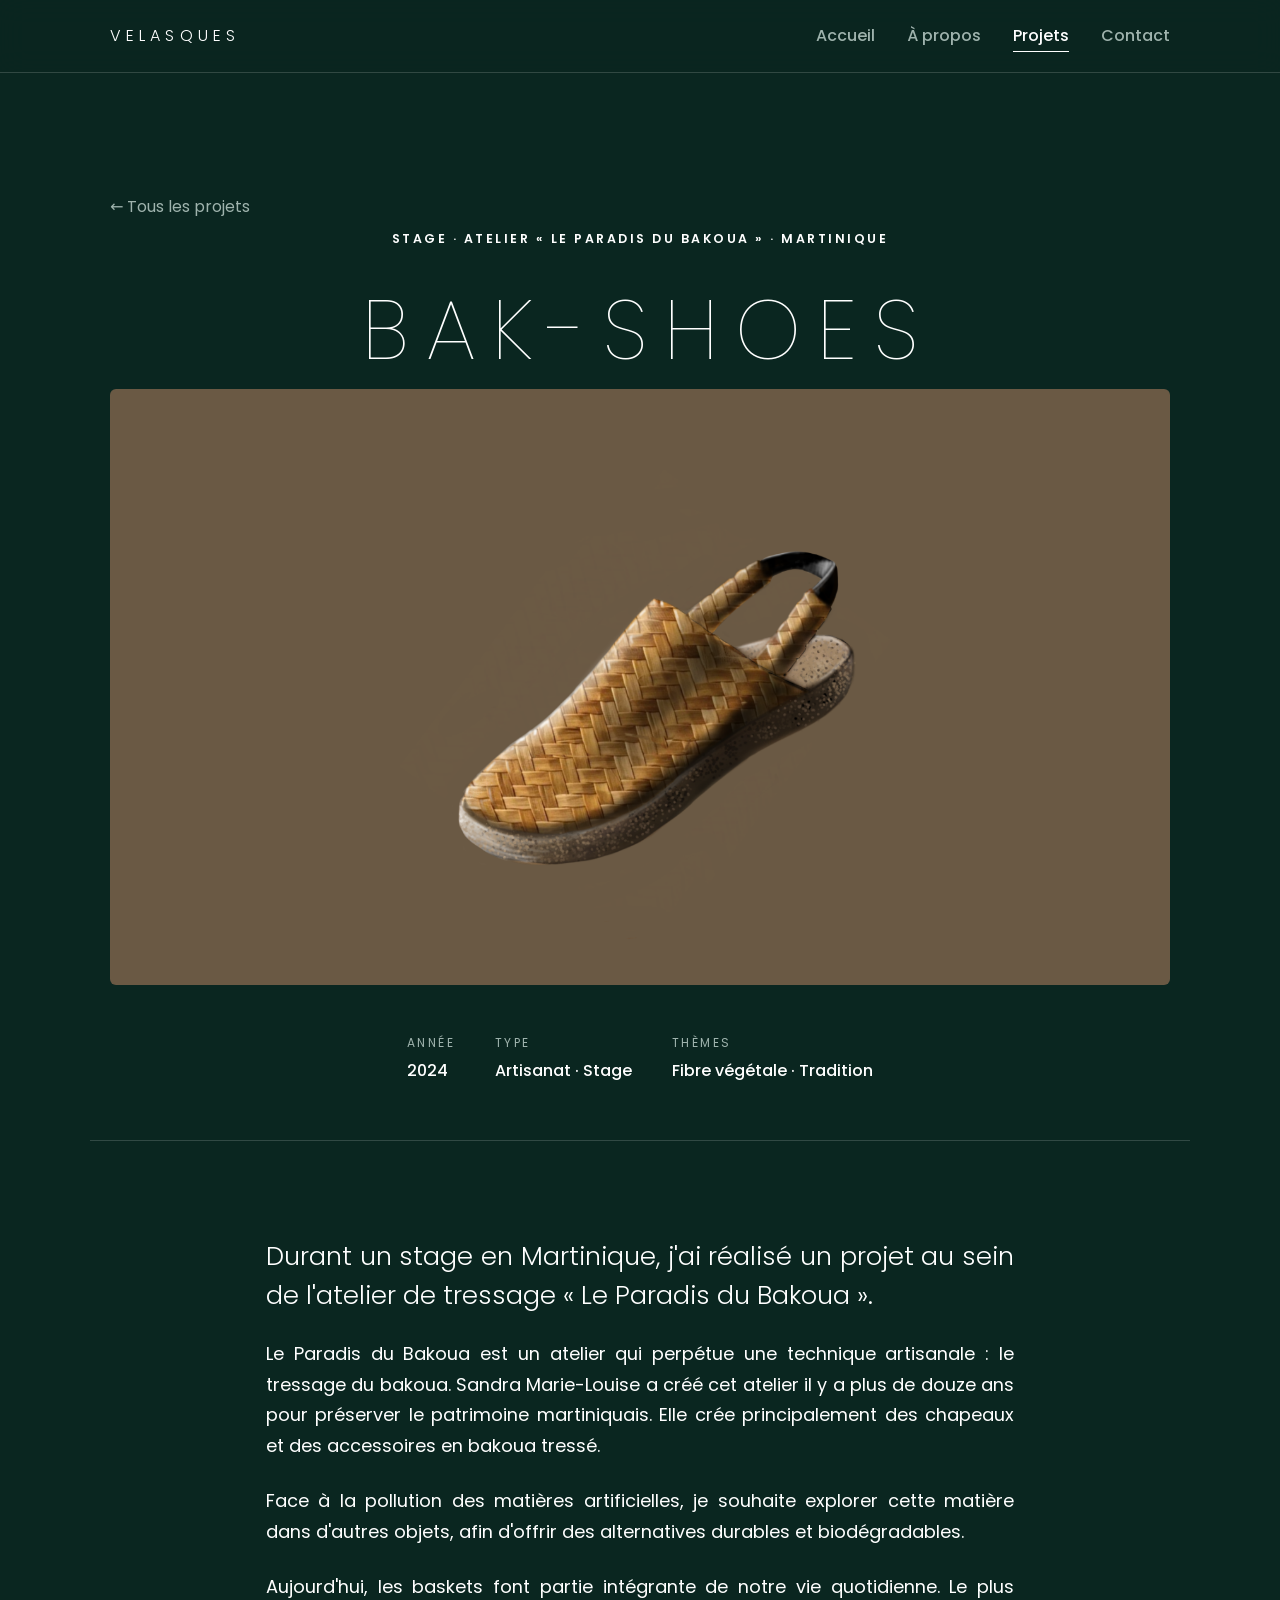
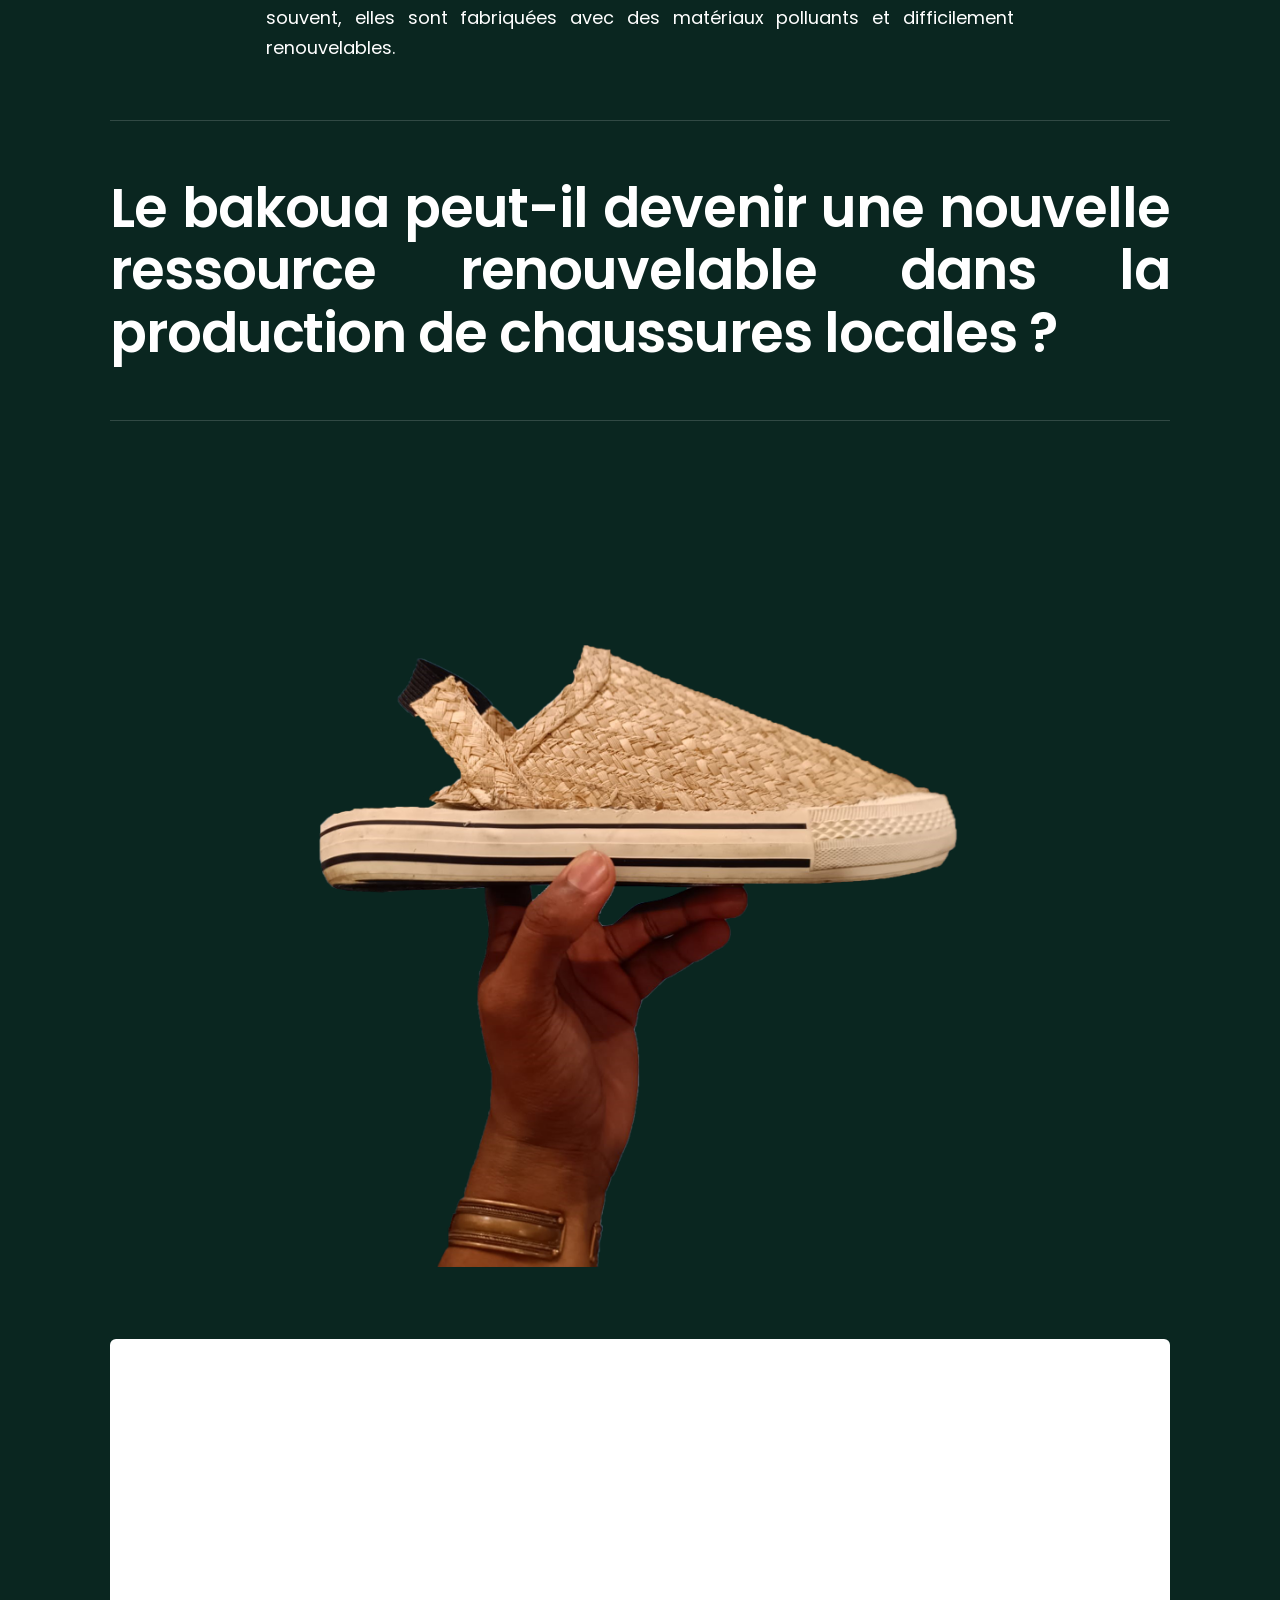
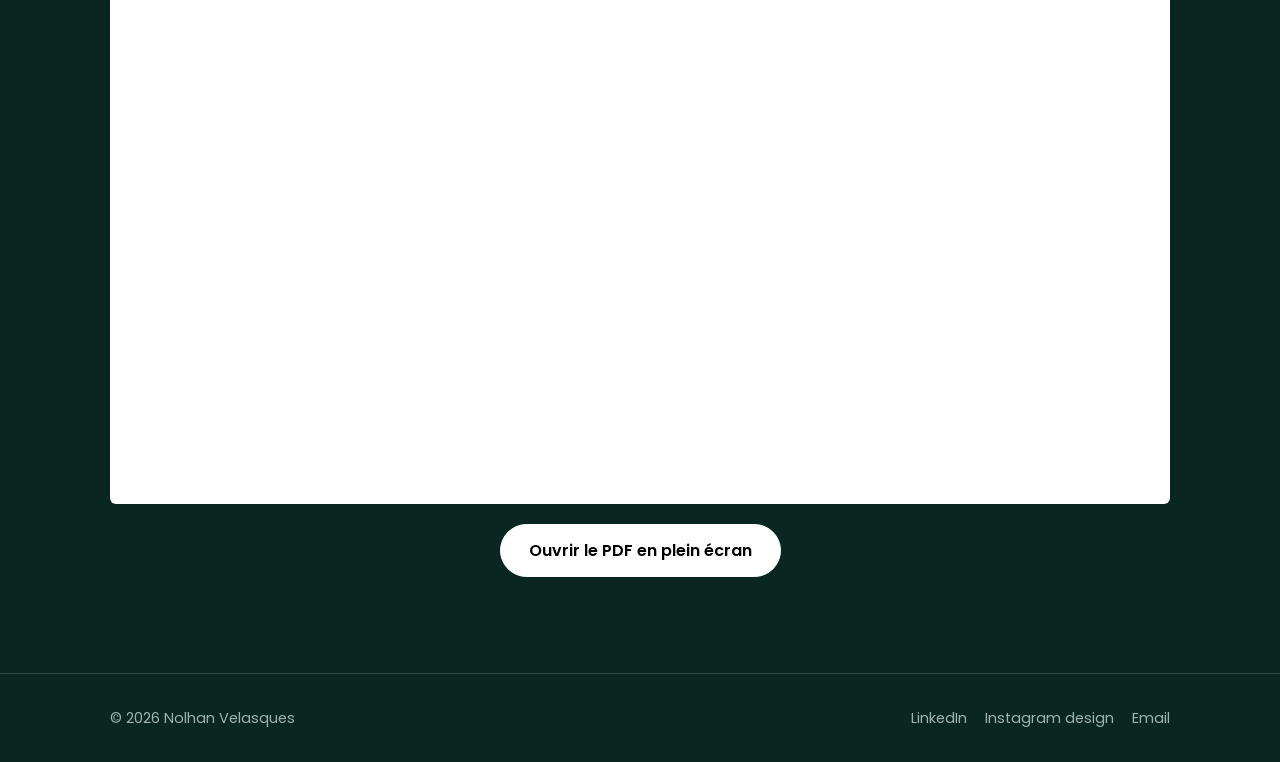
<file: projets/bak-choose/index.html>
<!DOCTYPE html>
<html lang="fr">
<head>
  <meta charset="UTF-8">
  <meta name="viewport" content="width=device-width, initial-scale=1.0">
  <title>BAK-SHOES — Nolhan Velasques</title>
  <meta name="description" content="[Résumé du projet en une phrase.]">
  <link rel="icon" href="../../assets/img/logo/logo-vert.png">
  <link rel="preconnect" href="https://fonts.googleapis.com">
  <link href="https://fonts.googleapis.com/css2?family=Poppins:wght@100;200;300;400;500;600;700;800&display=swap" rel="stylesheet">
  <link rel="stylesheet" href="../../css/style.css">
</head>
<body class="theme-nb">
  <header class="header">
    <div class="container">
      <a href="../../index.html" class="logo">VELASQUES</a>
      <button class="menu-toggle" aria-label="Menu" aria-expanded="false">☰</button>
      <nav class="nav">
        <ul>
          <li><a href="../../index.html">Accueil</a></li>
          <li><a href="../../a-propos.html">À propos</a></li>
          <li><a href="../../projets.html" class="active">Projets</a></li>
          <li><a href="../../contact.html">Contact</a></li>
        </ul>
      </nav>
    </div>
  </header>

  <main>
    <section class="project-hero container">
      <a href="../../projets.html" class="back-link">← Tous les projets</a>
      <p class="kicker">Stage · Atelier « Le Paradis du Bakoua » · Martinique</p>
      <h1 class="intro-nom long">BAK-SHOES</h1>
      <div class="project-cover photo"><img src="images/couverture.png" alt="BAK-SHOES"></div>
      <dl class="project-meta">
        <div><dt>Année</dt><dd>2024</dd></div>
        <div><dt>Type</dt><dd>Artisanat · Stage</dd></div>
        <div><dt>Thèmes</dt><dd>Fibre végétale · Tradition</dd></div>
      </dl>
    </section>

    <section class="section container">
      <div class="project-text reveal">
        <p class="intro">Durant un stage en Martinique, j'ai réalisé un projet au sein de l'atelier de tressage « Le Paradis du Bakoua ».</p>
        <p>Le Paradis du Bakoua est un atelier qui perpétue une technique artisanale : le tressage du bakoua. Sandra Marie-Louise a créé cet atelier il y a plus de douze ans pour préserver le patrimoine martiniquais. Elle crée principalement des chapeaux et des accessoires en bakoua tressé.</p>
        <p>Face à la pollution des matières artificielles, je souhaite explorer cette matière dans d'autres objets, afin d'offrir des alternatives durables et biodégradables.</p>
        <p>Aujourd'hui, les baskets font partie intégrante de notre vie quotidienne. Le plus souvent, elles sont fabriquées avec des matériaux polluants et difficilement renouvelables.</p>
      </div>
      <p class="project-question reveal">Le bakoua peut-il devenir une nouvelle ressource renouvelable dans la production de chaussures locales&nbsp;?</p>
    </section>

    <!-- IMAGES À LA SUITE (PNG transparents = fond du site visible) -->
    <section class="container" style="padding-bottom:72px">
      <div class="gallery">
        <figure class="shot wide reveal"><img src="images/prototype.png" alt="BAK-SHOES, prototype" loading="lazy"></figure>
      </div>
    </section>

    <!-- PDF : remplacer docs/bak-shoes-biomateriaux.pdf pour le changer -->
    <section class="container" style="padding-bottom:96px">
      <div class="pdf reveal">
        <iframe src="docs/bak-shoes-biomateriaux.pdf#view=FitH" title="BAK-SHOES, portfolio biomatériaux (PDF)" loading="lazy"></iframe>
        <a class="btn" href="docs/bak-shoes-biomateriaux.pdf" target="_blank" rel="noopener">Ouvrir le PDF en plein écran</a>
      </div>
    </section>
  </main>

  <footer class="footer">
    <div class="container">
      <p>© <span class="year"></span> Nolhan Velasques</p>
      <div class="socials">
        <a href="https://www.linkedin.com/in/nolhan-velasques" target="_blank" rel="noopener">LinkedIn</a><a href="https://www.instagram.com/velas_project/" target="_blank" rel="noopener">Instagram design</a><a href="mailto:velasquesnolhan@gmail.com">Email</a>
      </div>
    </div>
  </footer>
  <script src="../../js/main.js"></script>
</body>
</html>
</file>
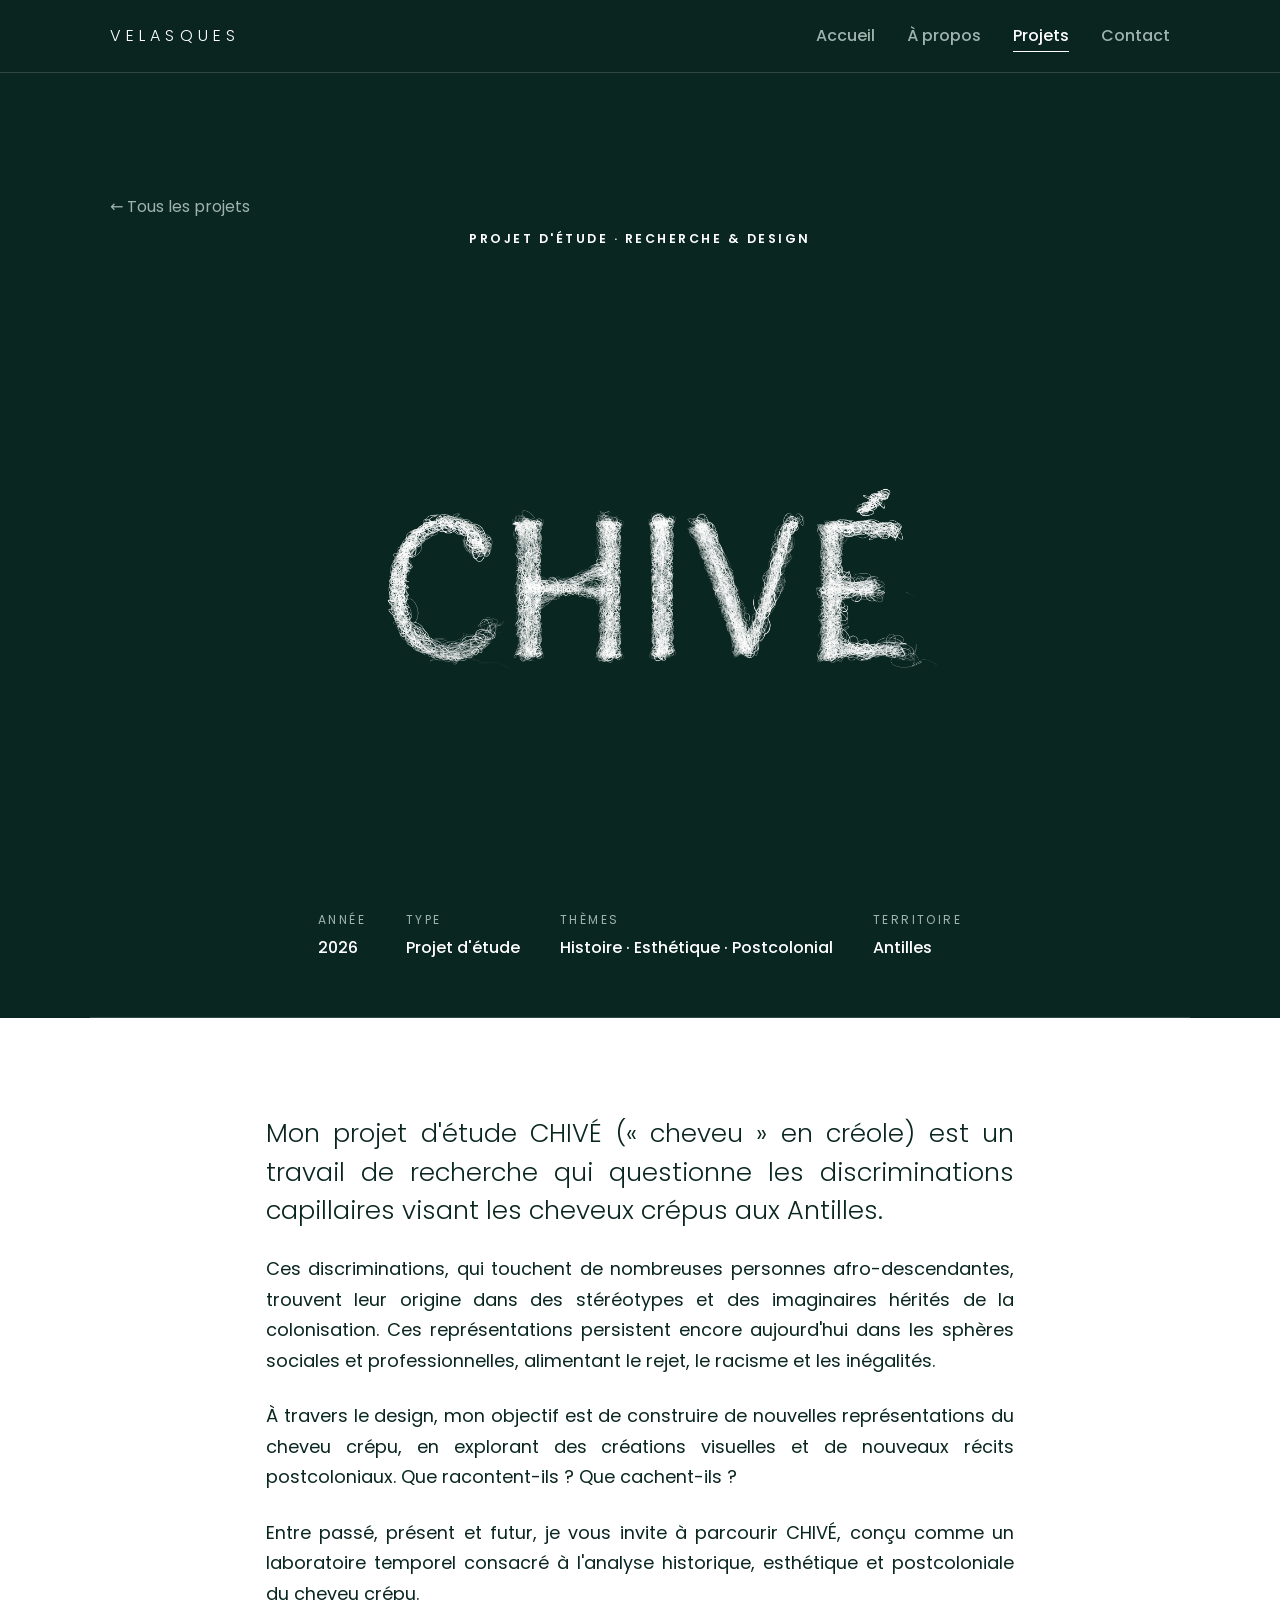
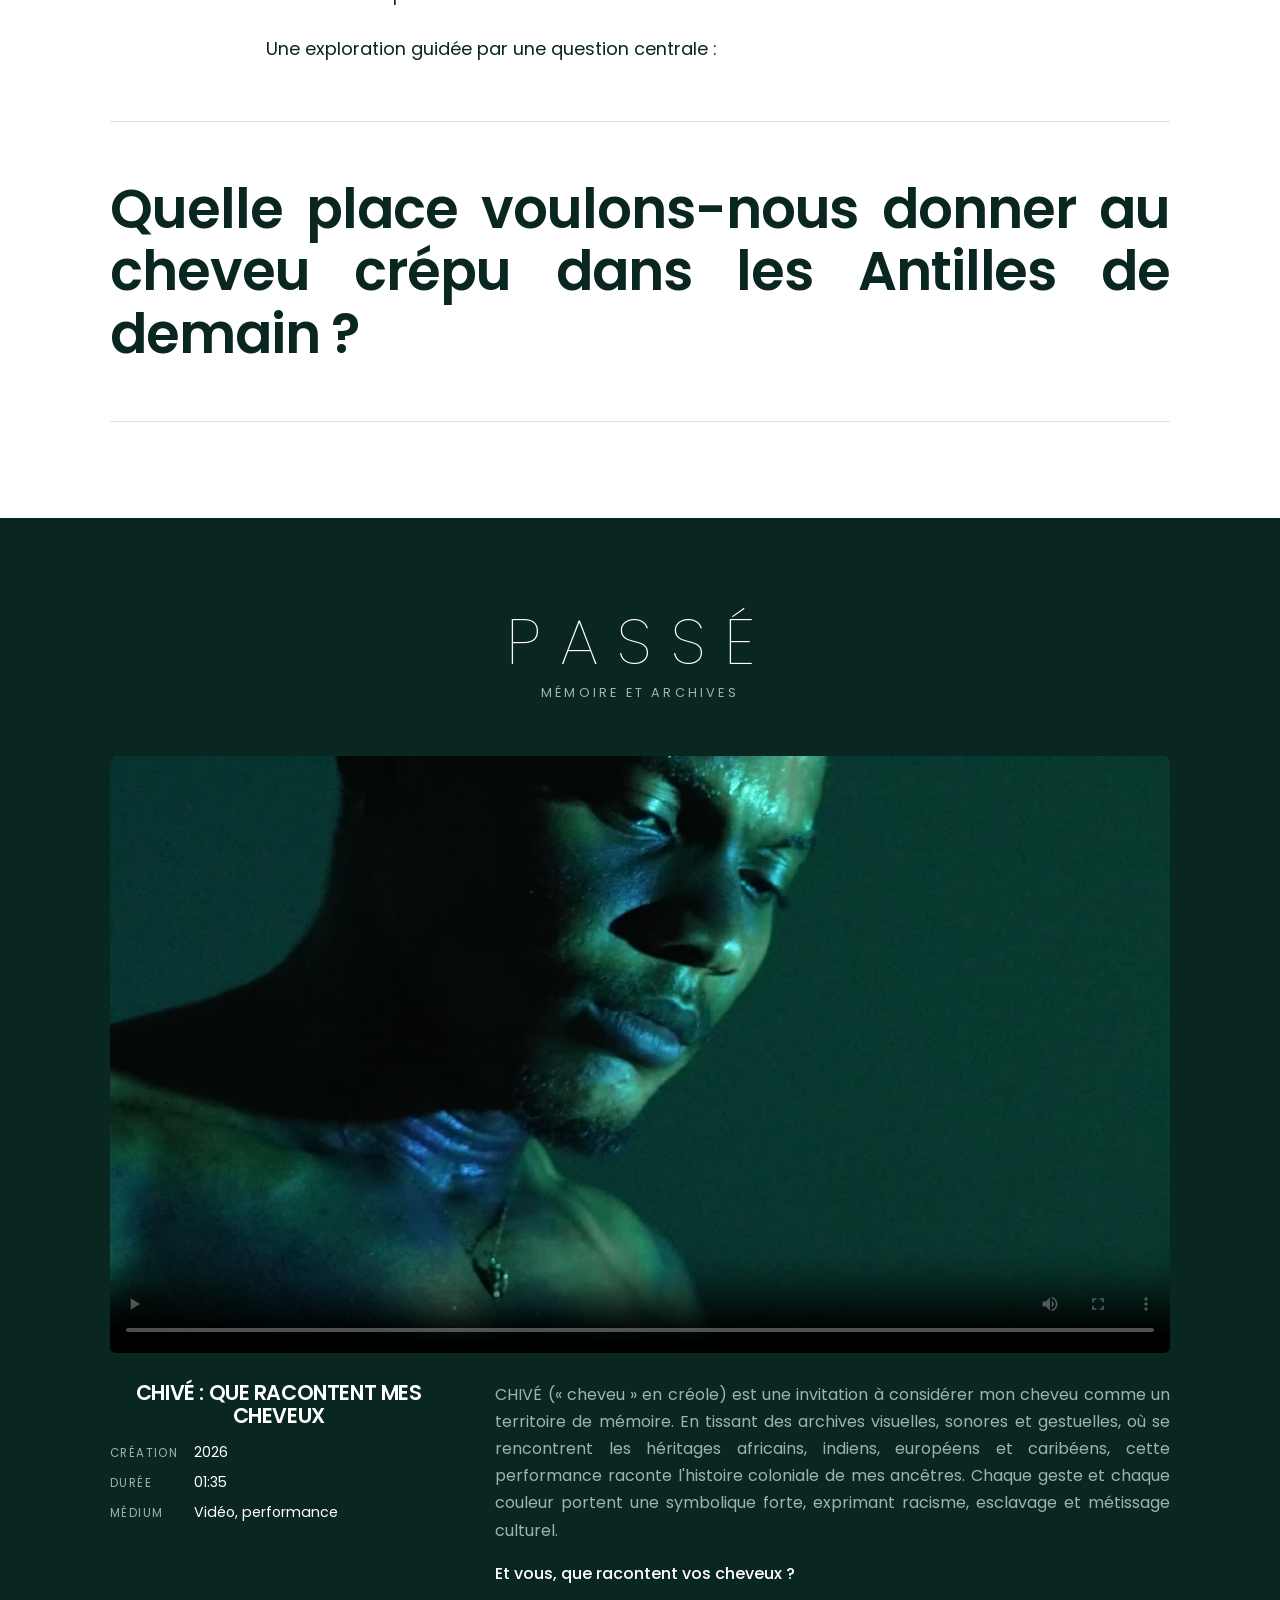
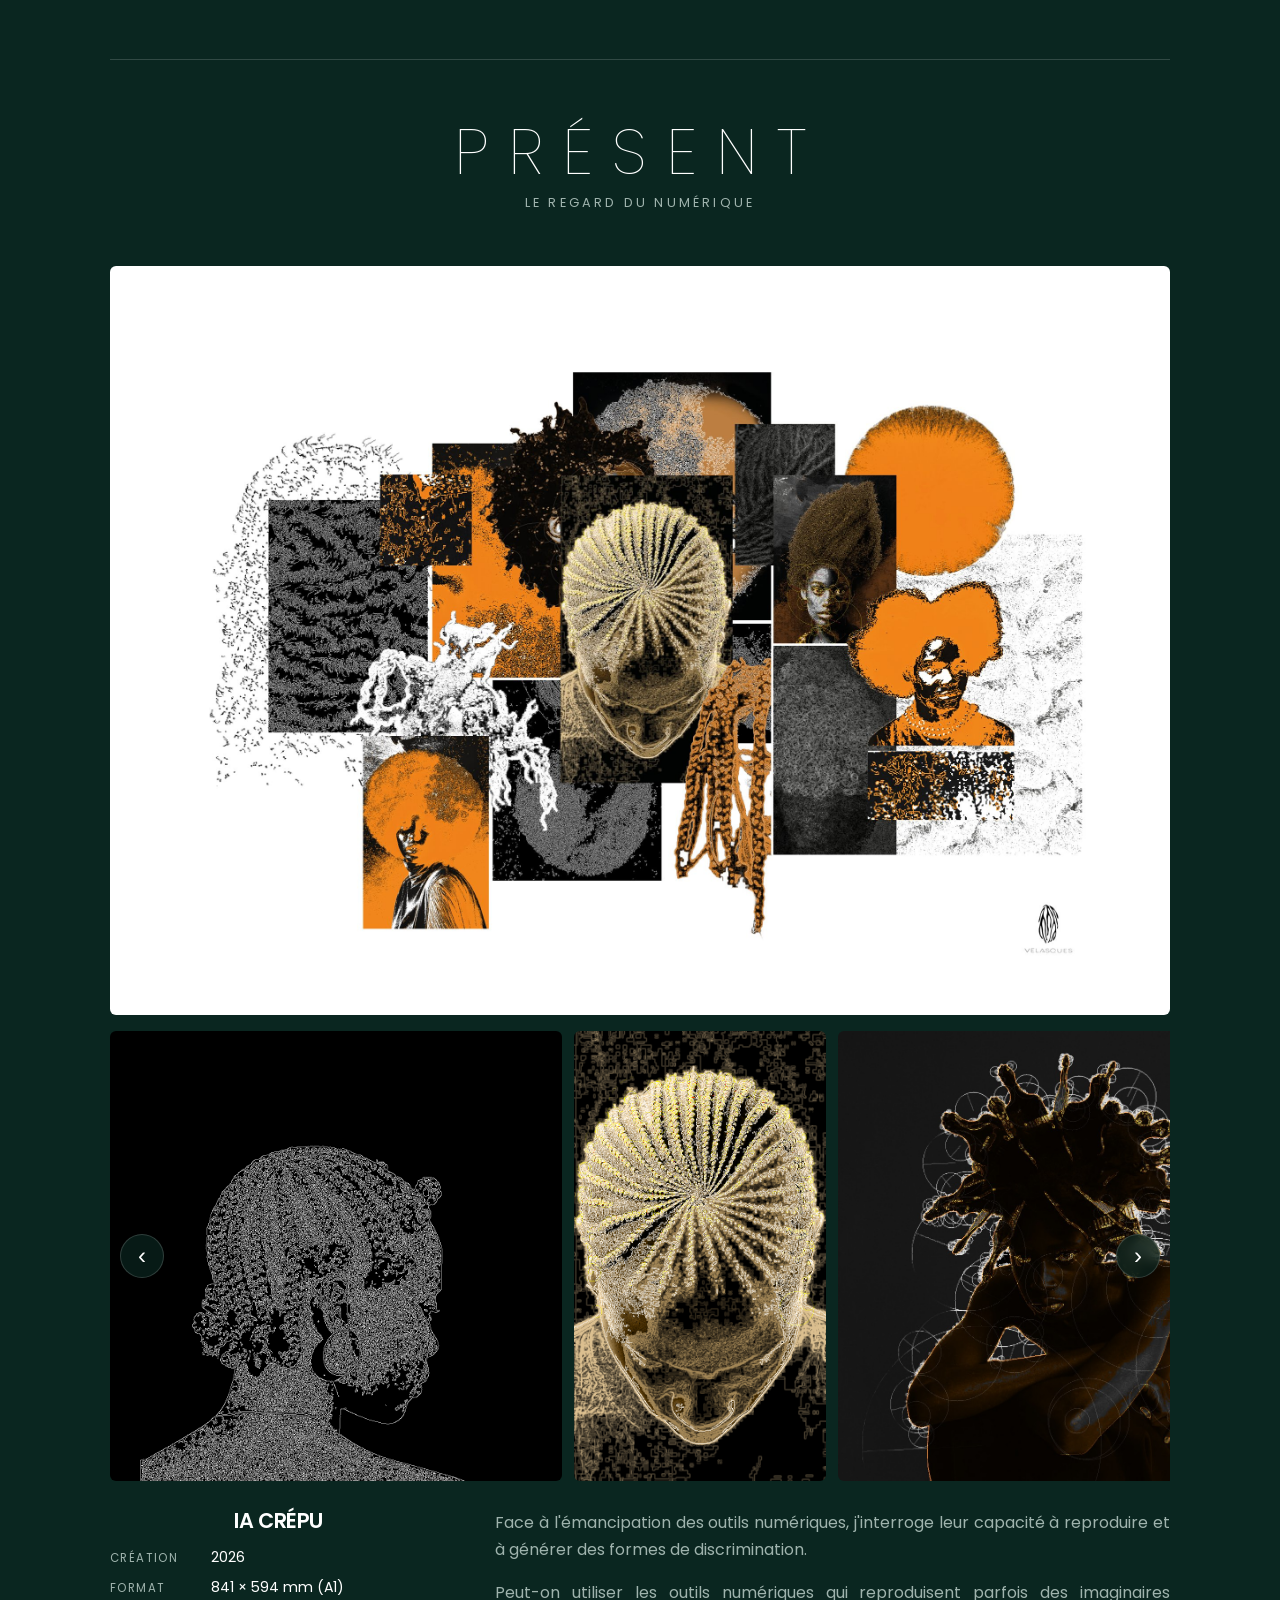
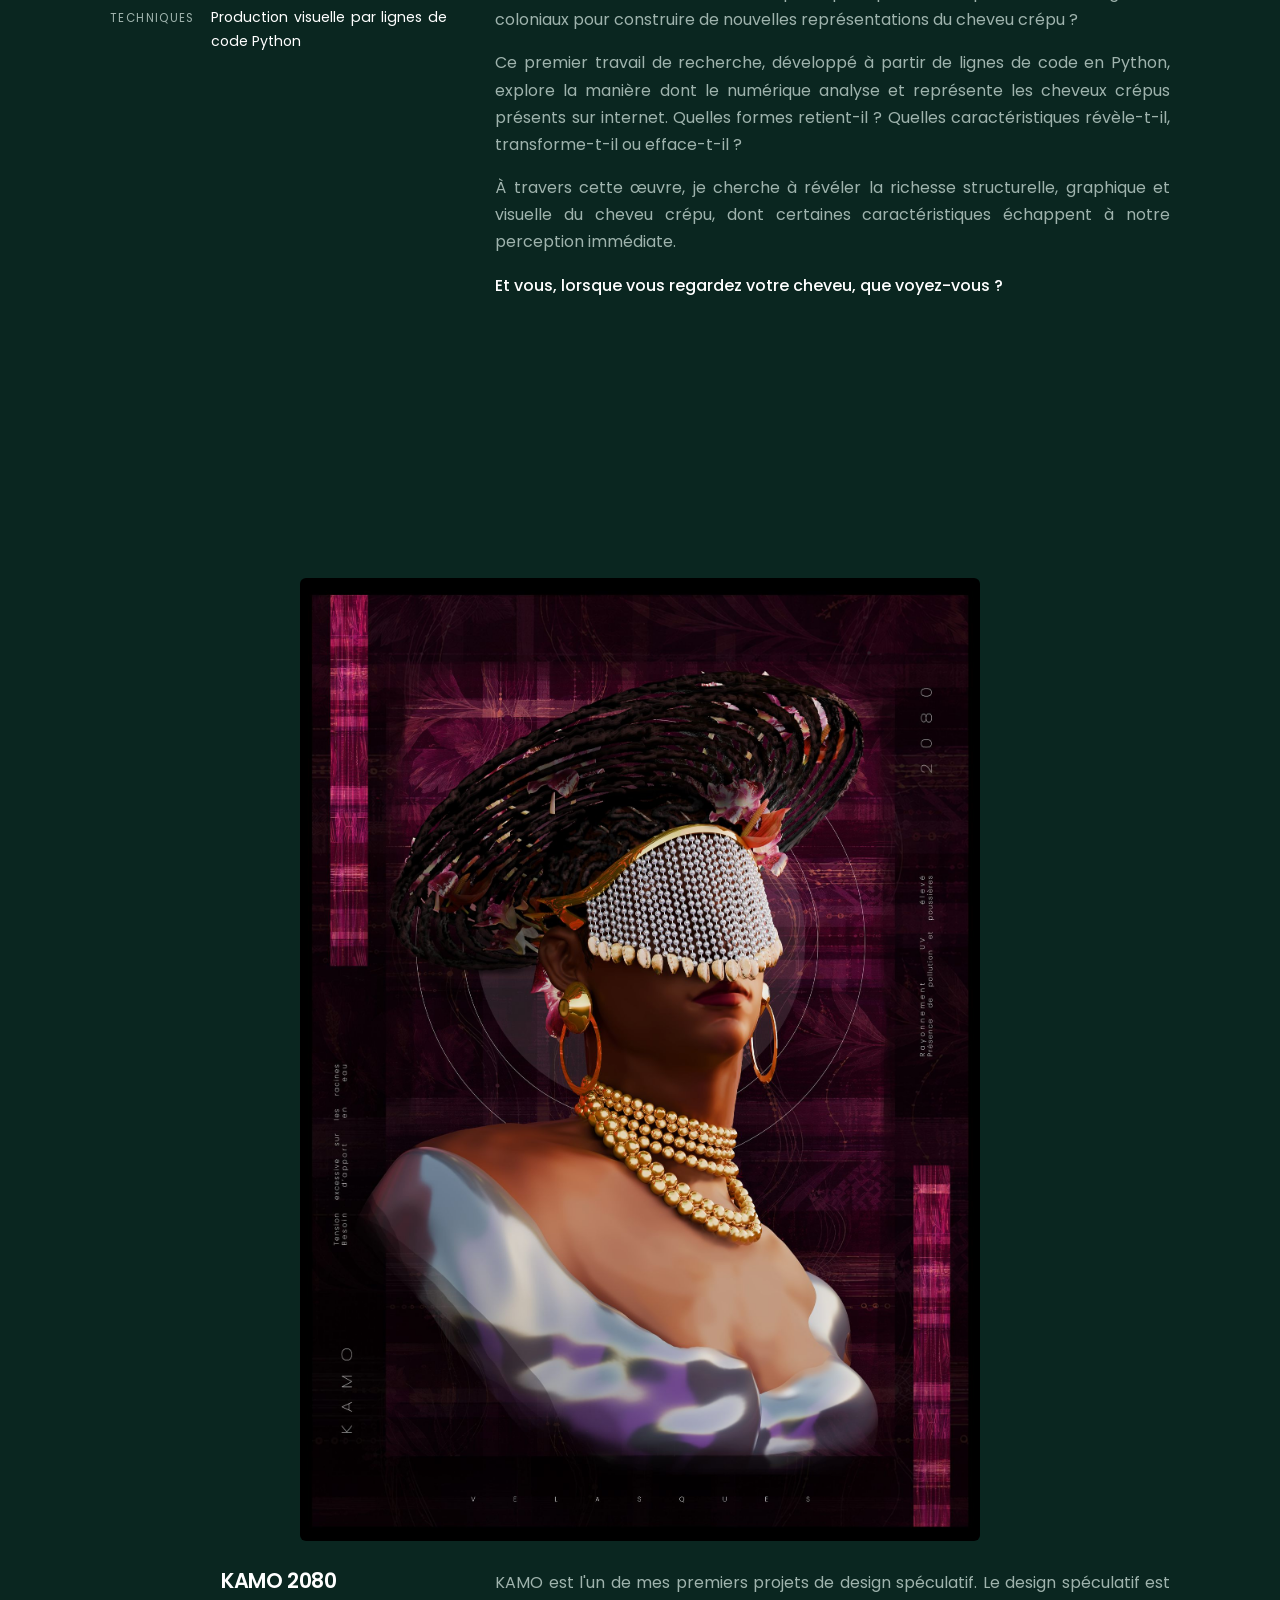
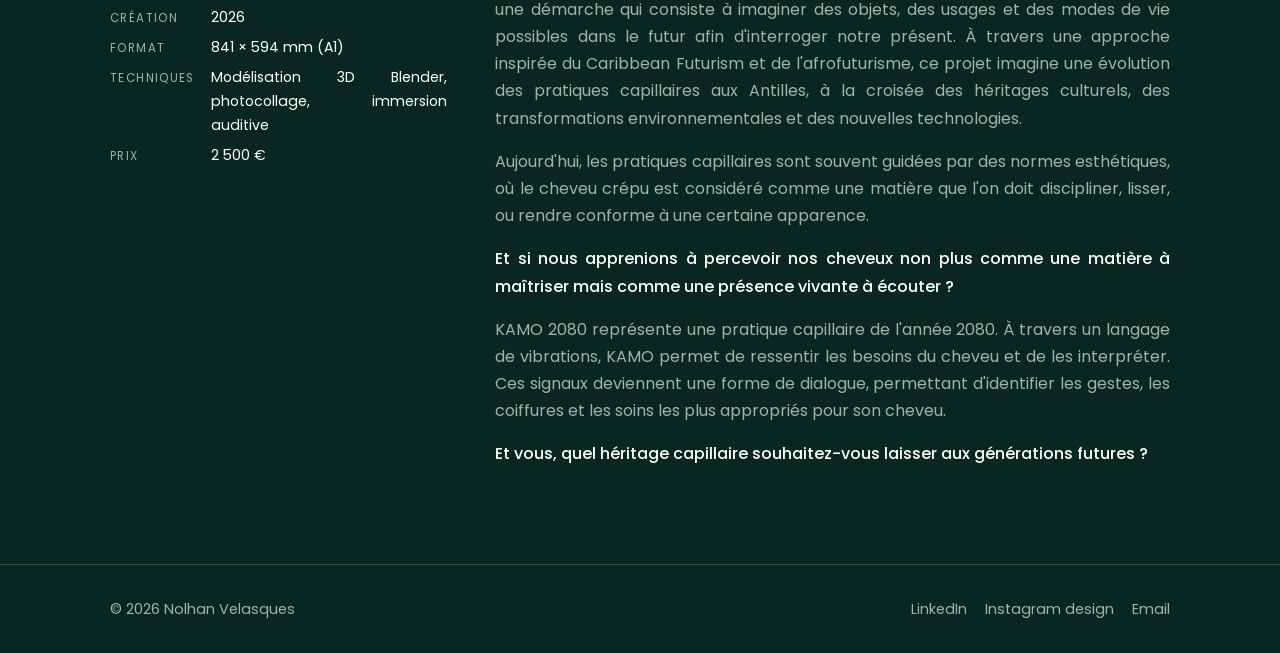
<file: projets/chive/index.html>
<!DOCTYPE html>
<html lang="fr">
<head>
  <meta charset="UTF-8">
  <meta name="viewport" content="width=device-width, initial-scale=1.0">
  <title>CHIVÉ — Nolhan Velasques</title>
  <meta name="description" content="CHIVÉ : projet de recherche en design sur les discriminations capillaires visant les cheveux crépus aux Antilles.">
  <link rel="icon" href="../../assets/img/logo/logo-vert.png">
  <link rel="preconnect" href="https://fonts.googleapis.com">
  <link href="https://fonts.googleapis.com/css2?family=Poppins:wght@100;200;300;400;500;600;700;800&display=swap" rel="stylesheet">
  <link rel="stylesheet" href="../../css/style.css">
</head>
<body class="theme-nb">
  <header class="header">
    <div class="container">
      <a href="../../index.html" class="logo">VELASQUES</a>
      <button class="menu-toggle" aria-label="Menu" aria-expanded="false">☰</button>
      <nav class="nav">
        <ul>
          <li><a href="../../index.html">Accueil</a></li>
          <li><a href="../../a-propos.html">À propos</a></li>
          <li><a href="../../projets.html" class="active">Projets</a></li>
          <li><a href="../../contact.html">Contact</a></li>
        </ul>
      </nav>
    </div>
  </header>

  <main>
    <section class="project-hero container">
      <a href="../../projets.html" class="back-link">← Tous les projets</a>
      <p class="kicker">Projet d'étude · Recherche &amp; design</p>
      <h1 class="project-cover fond-noir"><img src="images/couverture.png" alt="CHIVÉ"></h1>
      <dl class="project-meta">
        <div><dt>Année</dt><dd>2026</dd></div>
        <div><dt>Type</dt><dd>Projet d'étude</dd></div>
        <div><dt>Thèmes</dt><dd>Histoire · Esthétique · Postcolonial</dd></div>
        <div><dt>Territoire</dt><dd>Antilles</dd></div>
      </dl>
    </section>

    <section class="band-light"><div class="section container">
      <div class="project-text reveal">
        <p class="intro">Mon projet d'étude CHIVÉ (« cheveu » en créole) est un travail de recherche qui questionne les discriminations capillaires visant les cheveux crépus aux Antilles.</p>
        <p>Ces discriminations, qui touchent de nombreuses personnes afro-descendantes, trouvent leur origine dans des stéréotypes et des imaginaires hérités de la colonisation. Ces représentations persistent encore aujourd'hui dans les sphères sociales et professionnelles, alimentant le rejet, le racisme et les inégalités.</p>
        <p>À travers le design, mon objectif est de construire de nouvelles représentations du cheveu crépu, en explorant des créations visuelles et de nouveaux récits postcoloniaux. Que racontent-ils&nbsp;? Que cachent-ils&nbsp;?</p>
        <p>Entre passé, présent et futur, je vous invite à parcourir CHIVÉ, conçu comme un laboratoire temporel consacré à l'analyse historique, esthétique et postcoloniale du cheveu crépu.</p>
        <p>Une exploration guidée par une question centrale :</p>
      </div>
      <p class="project-question reveal">Quelle place voulons-nous donner au cheveu crépu dans les Antilles de demain&nbsp;?</p>
    </div></section>

    <!-- GALERIE — 1 image = 1 bloc <figure>. Modifier le texte entre <h3> (titre) et <p> (description).
         Pour ajouter une image : copier un bloc <figure> entier et changer le nom du fichier.
         Mise en page : class="shot wide" (pleine largeur), "shot side" (image + texte à côté), "shot" (demi-largeur). -->
    <section class="container" style="padding-top:88px; padding-bottom:96px">
      <div class="gallery">

        <h2 class="epoque reveal">Passé<span>Mémoire et archives</span></h2>

        <!-- VIDÉO (fichier compressé, original HD dans _originaux/chive/) -->
        <figure class="shot wide reveal">
          <video src="images/chive-video.mp4" controls playsinline preload="metadata" poster="images/chive-video-poster.jpg"></video>
          <figcaption>
            <div class="cap-head">
              <h3>CHIVÉ : QUE RACONTENT MES CHEVEUX</h3>
              <dl class="specs">
                <dt>Création</dt><dd>2026</dd>
                <dt>Durée</dt><dd>01:35</dd>
                <dt>Médium</dt><dd>Vidéo, performance</dd>
              </dl>
            </div>
            <div class="cap-text">
              <p>CHIVÉ (« cheveu » en créole) est une invitation à considérer mon cheveu comme un territoire de mémoire. En tissant des archives visuelles, sonores et gestuelles, où se rencontrent les héritages africains, indiens, européens et caribéens, cette performance raconte l'histoire coloniale de mes ancêtres. Chaque geste et chaque couleur portent une symbolique forte, exprimant racisme, esclavage et métissage culturel.</p>
              <p class="ask">Et vous, que racontent vos cheveux&nbsp;?</p>
            </div>
          </figcaption>
        </figure>

        <h2 class="epoque reveal">Présent<span>Le regard du numérique</span></h2>

        <figure class="shot wide reveal">
          <img src="images/chive-01.jpg" alt="Planche de recherche visuelle : collage de portraits et de textures de cheveux crépus en noir, blanc et orange" loading="lazy">
          <!-- CARROUSEL : ajouter/retirer une image = ajouter/retirer une ligne <img> -->
          <div class="carrousel" data-carrousel>
            <button class="car-btn prec" type="button" aria-label="Image précédente">‹</button>
            <div class="car-piste">
              <img src="images/chive-01-01.png" alt="IA CRÉPU — visuel 1" loading="lazy">
              <img src="images/chive-01-02.jpg" alt="IA CRÉPU — visuel 2" loading="lazy">
              <img src="images/chive-01-03.jpg" alt="IA CRÉPU — visuel 3" loading="lazy">
              <img src="images/chive-01-04.jpg" alt="IA CRÉPU — visuel 4" loading="lazy">
              <img src="images/chive-01-05.png" alt="IA CRÉPU — visuel 5" loading="lazy">
            </div>
            <button class="car-btn suiv" type="button" aria-label="Image suivante">›</button>
          </div>
          <figcaption>
            <div class="cap-head">
              <h3>IA CRÉPU</h3>
              <dl class="specs">
                <dt>Création</dt><dd>2026</dd>
                <dt>Format</dt><dd>841 × 594 mm (A1)</dd>
                <dt>Techniques</dt><dd>Production visuelle par lignes de code Python</dd>
              </dl>
            </div>
            <div class="cap-text">
              <p>Face à l'émancipation des outils numériques, j'interroge leur capacité à reproduire et à générer des formes de discrimination.</p>
              <p>Peut-on utiliser les outils numériques qui reproduisent parfois des imaginaires coloniaux pour construire de nouvelles représentations du cheveu crépu&nbsp;?</p>
              <p>Ce premier travail de recherche, développé à partir de lignes de code en Python, explore la manière dont le numérique analyse et représente les cheveux crépus présents sur internet. Quelles formes retient-il&nbsp;? Quelles caractéristiques révèle-t-il, transforme-t-il ou efface-t-il&nbsp;?</p>
              <p>À travers cette œuvre, je cherche à révéler la richesse structurelle, graphique et visuelle du cheveu crépu, dont certaines caractéristiques échappent à notre perception immédiate.</p>
              <p class="ask">Et vous, lorsque vous regardez votre cheveu, que voyez-vous&nbsp;?</p>
            </div>
          </figcaption>
        </figure>

        <h2 class="epoque reveal">Futur<span>Imaginer 2080</span></h2>

        <figure class="shot wide reveal">
          <img class="img-center" src="images/chive-02.jpg" alt="Rendu 3D : buste de femme coiffée de tresses en couronne, yeux voilés de perles et de coquillages" loading="lazy">
          <figcaption>
            <div class="cap-head">
              <h3>KAMO 2080</h3>
              <dl class="specs">
                <dt>Création</dt><dd>2026</dd>
                <dt>Format</dt><dd>841 × 594 mm (A1)</dd>
                <dt>Techniques</dt><dd>Modélisation 3D Blender, photocollage, immersion auditive</dd>
                <dt>Prix</dt><dd>2 500 €</dd>
              </dl>
            </div>
            <div class="cap-text">
              <p>KAMO est l'un de mes premiers projets de design spéculatif. Le design spéculatif est une démarche qui consiste à imaginer des objets, des usages et des modes de vie possibles dans le futur afin d'interroger notre présent. À travers une approche inspirée du Caribbean Futurism et de l'afrofuturisme, ce projet imagine une évolution des pratiques capillaires aux Antilles, à la croisée des héritages culturels, des transformations environnementales et des nouvelles technologies.</p>
              <p>Aujourd'hui, les pratiques capillaires sont souvent guidées par des normes esthétiques, où le cheveu crépu est considéré comme une matière que l'on doit discipliner, lisser, ou rendre conforme à une certaine apparence.</p>
              <p class="ask">Et si nous apprenions à percevoir nos cheveux non plus comme une matière à maîtriser mais comme une présence vivante à écouter&nbsp;?</p>
              <p>KAMO 2080 représente une pratique capillaire de l'année 2080. À travers un langage de vibrations, KAMO permet de ressentir les besoins du cheveu et de les interpréter. Ces signaux deviennent une forme de dialogue, permettant d'identifier les gestes, les coiffures et les soins les plus appropriés pour son cheveu.</p>
              <p class="ask">Et vous, quel héritage capillaire souhaitez-vous laisser aux générations futures&nbsp;?</p>
            </div>
          </figcaption>
        </figure>

      </div>
    </section>
  </main>

  <footer class="footer">
    <div class="container">
      <p>© <span class="year"></span> Nolhan Velasques</p>
      <div class="socials">
        <a href="https://www.linkedin.com/in/nolhan-velasques" target="_blank" rel="noopener">LinkedIn</a><a href="https://www.instagram.com/velas_project/" target="_blank" rel="noopener">Instagram design</a><a href="mailto:velasquesnolhan@gmail.com">Email</a>
      </div>
    </div>
  </footer>
  <script src="../../js/main.js"></script>
</body>
</html>
</file>
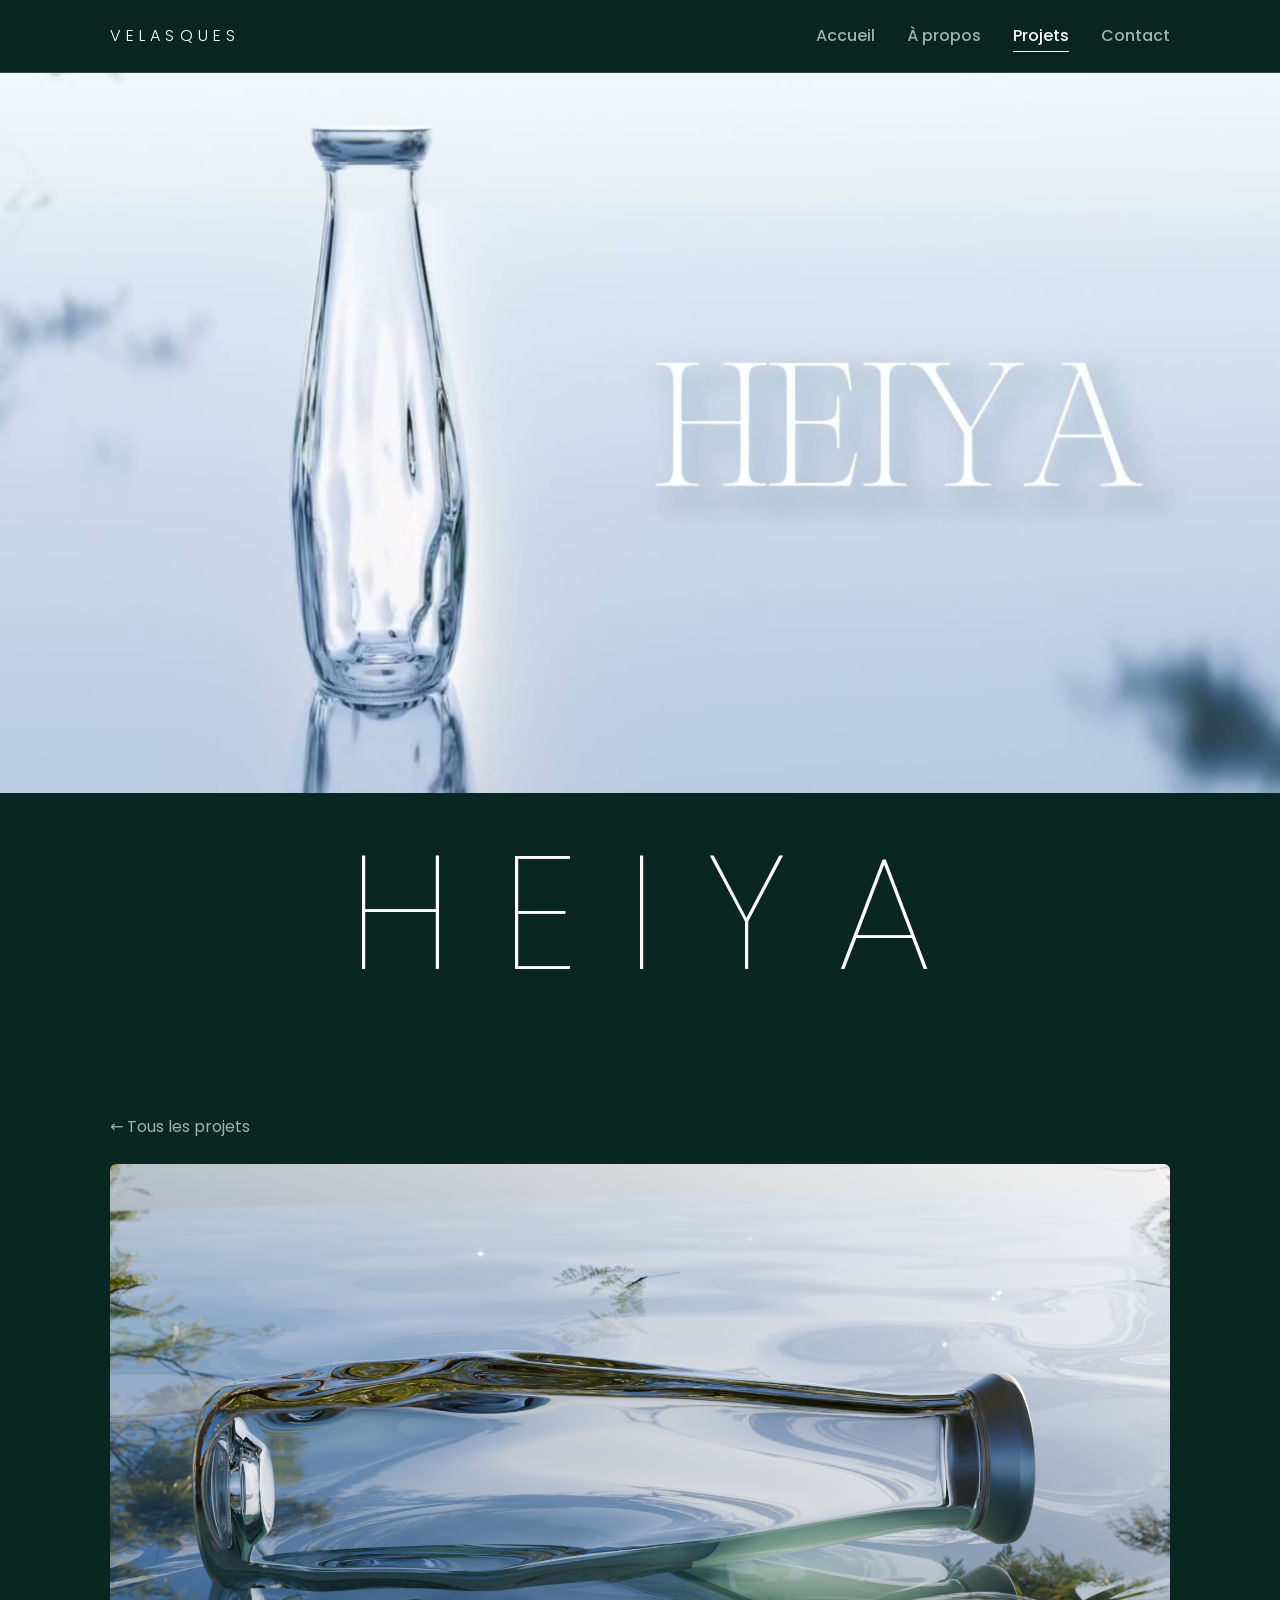
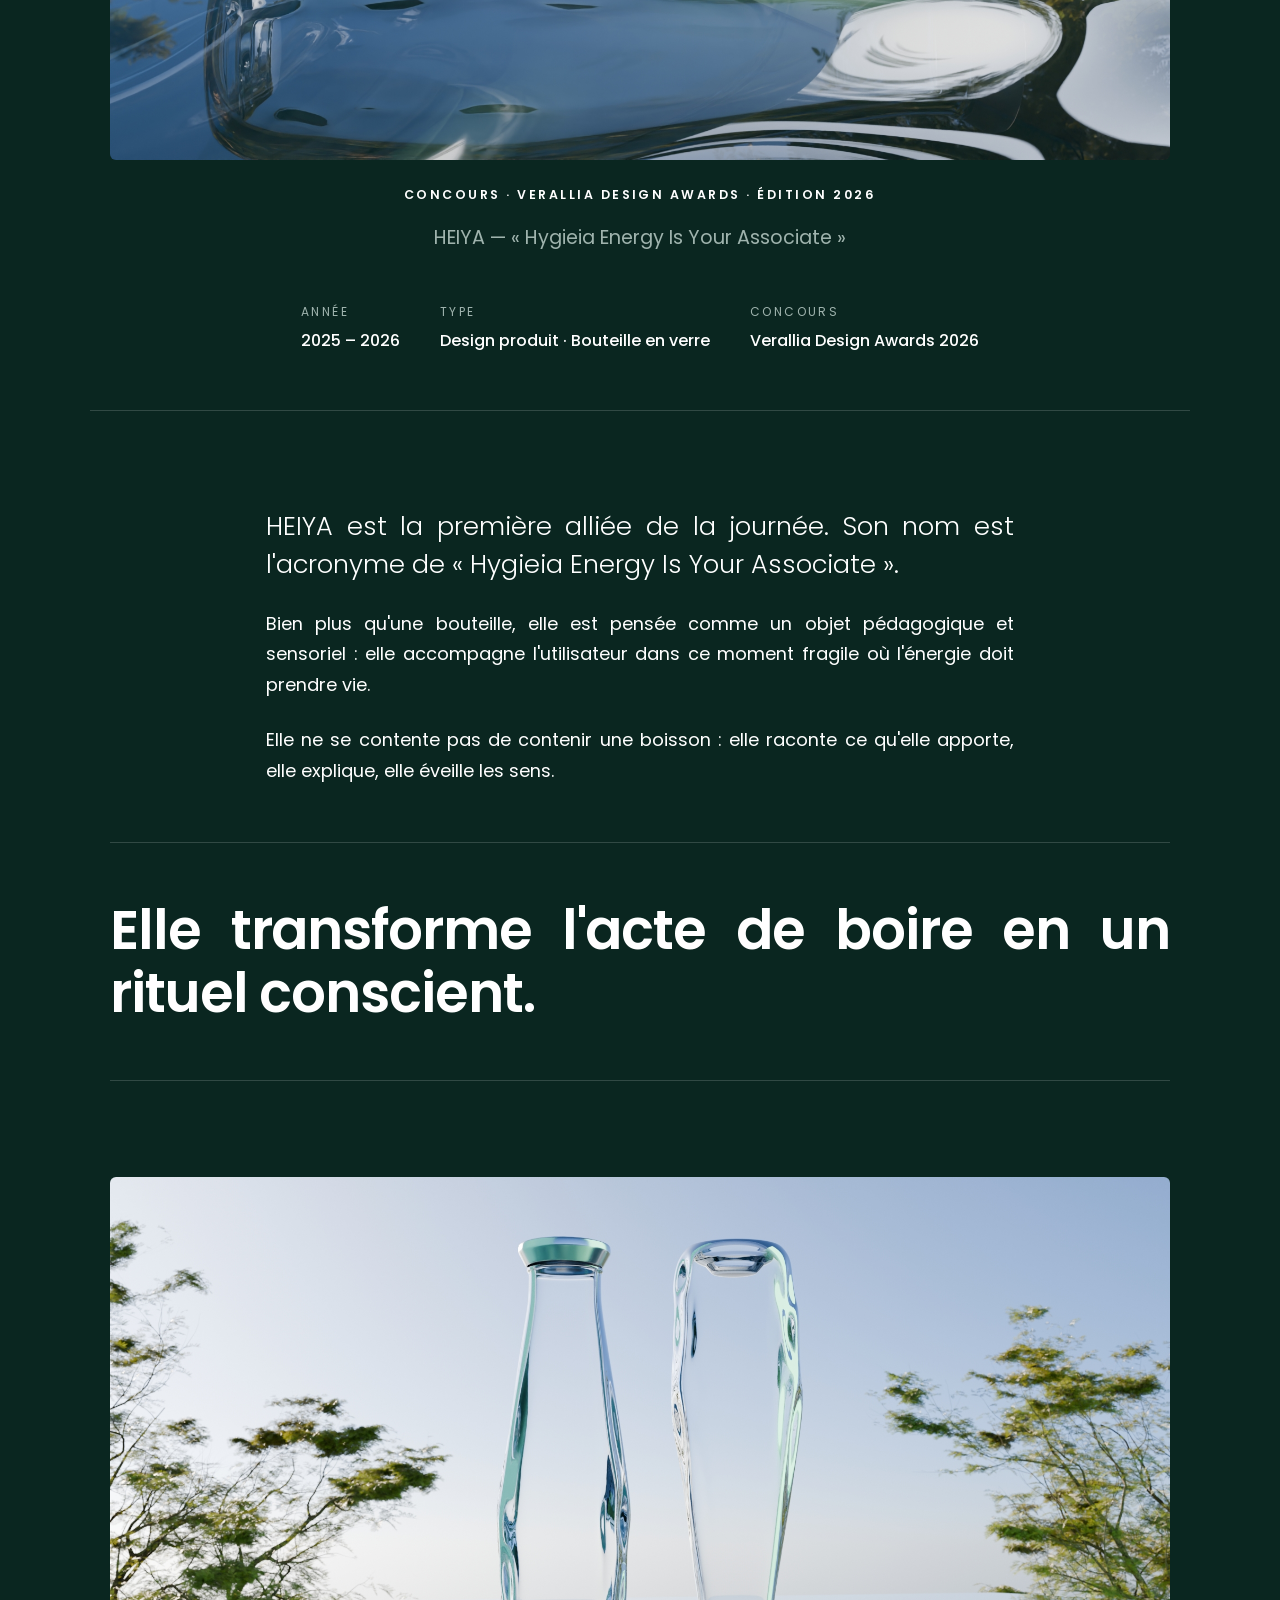
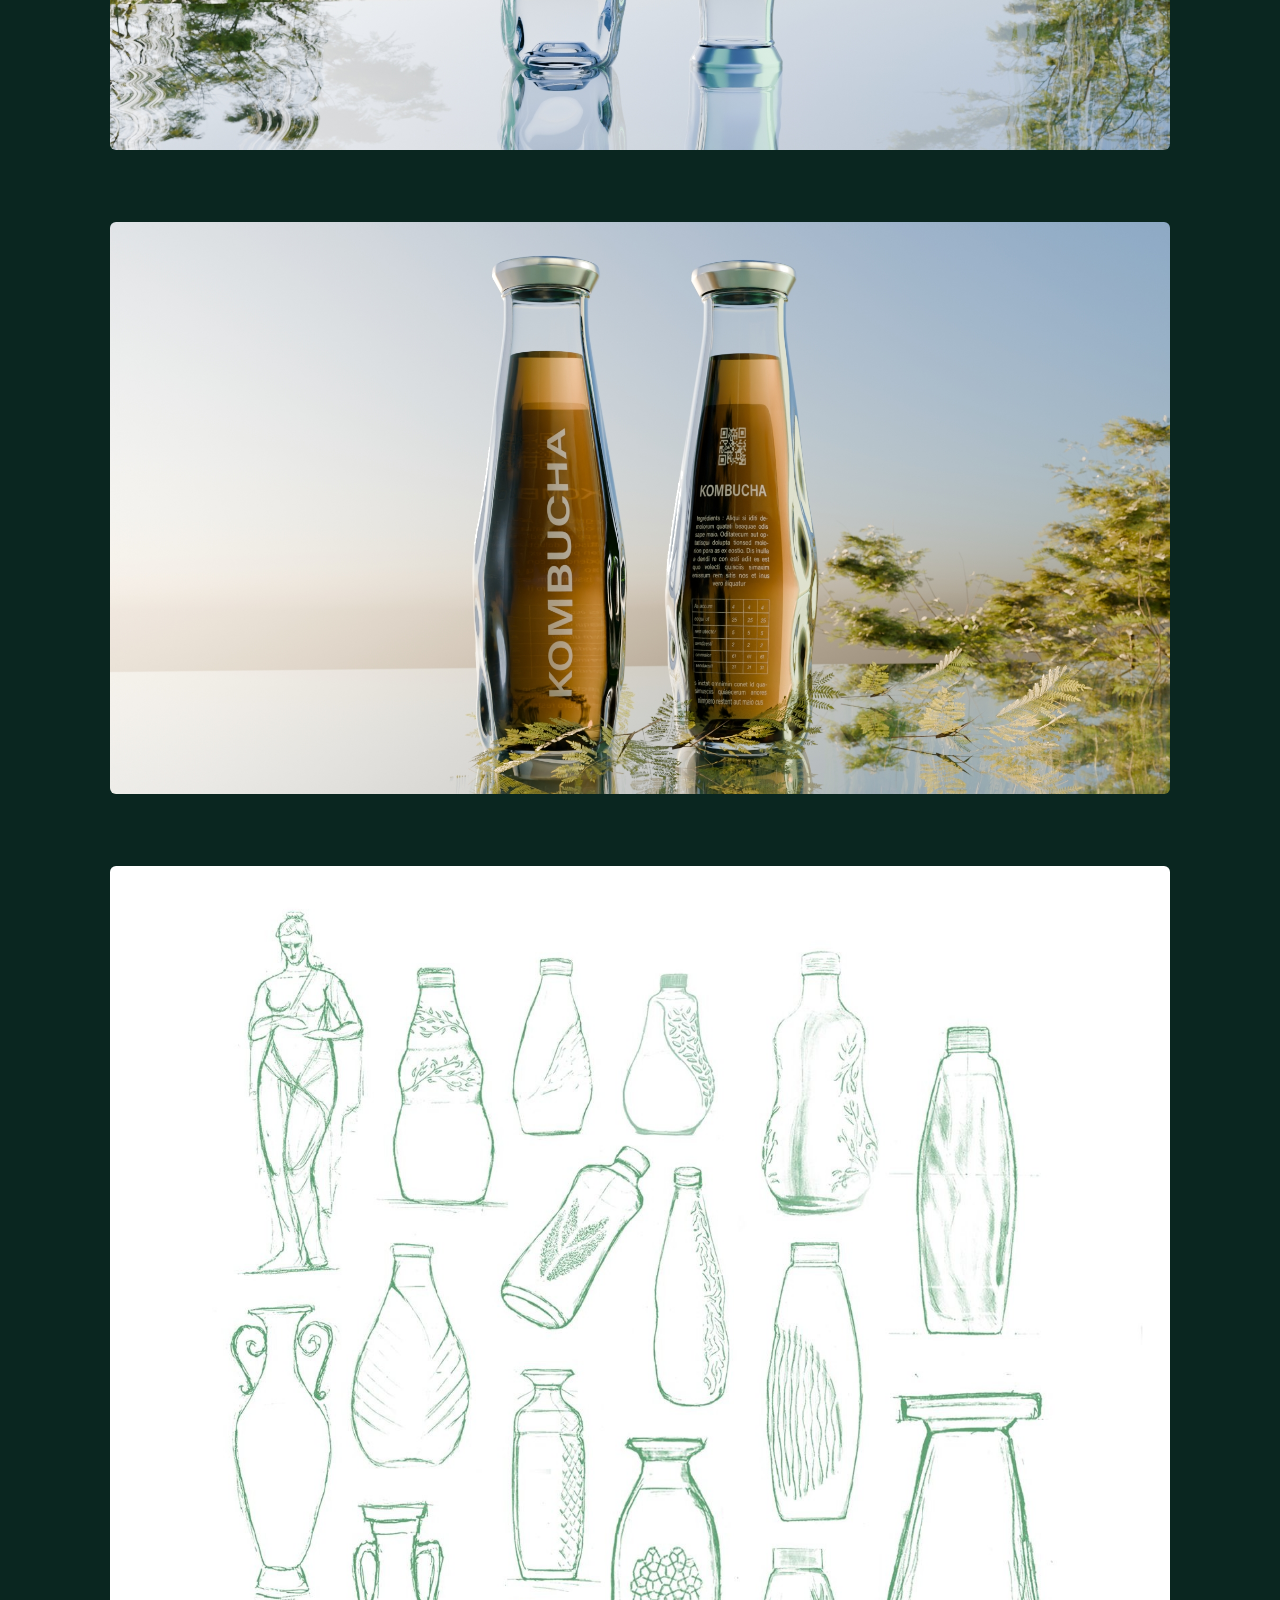
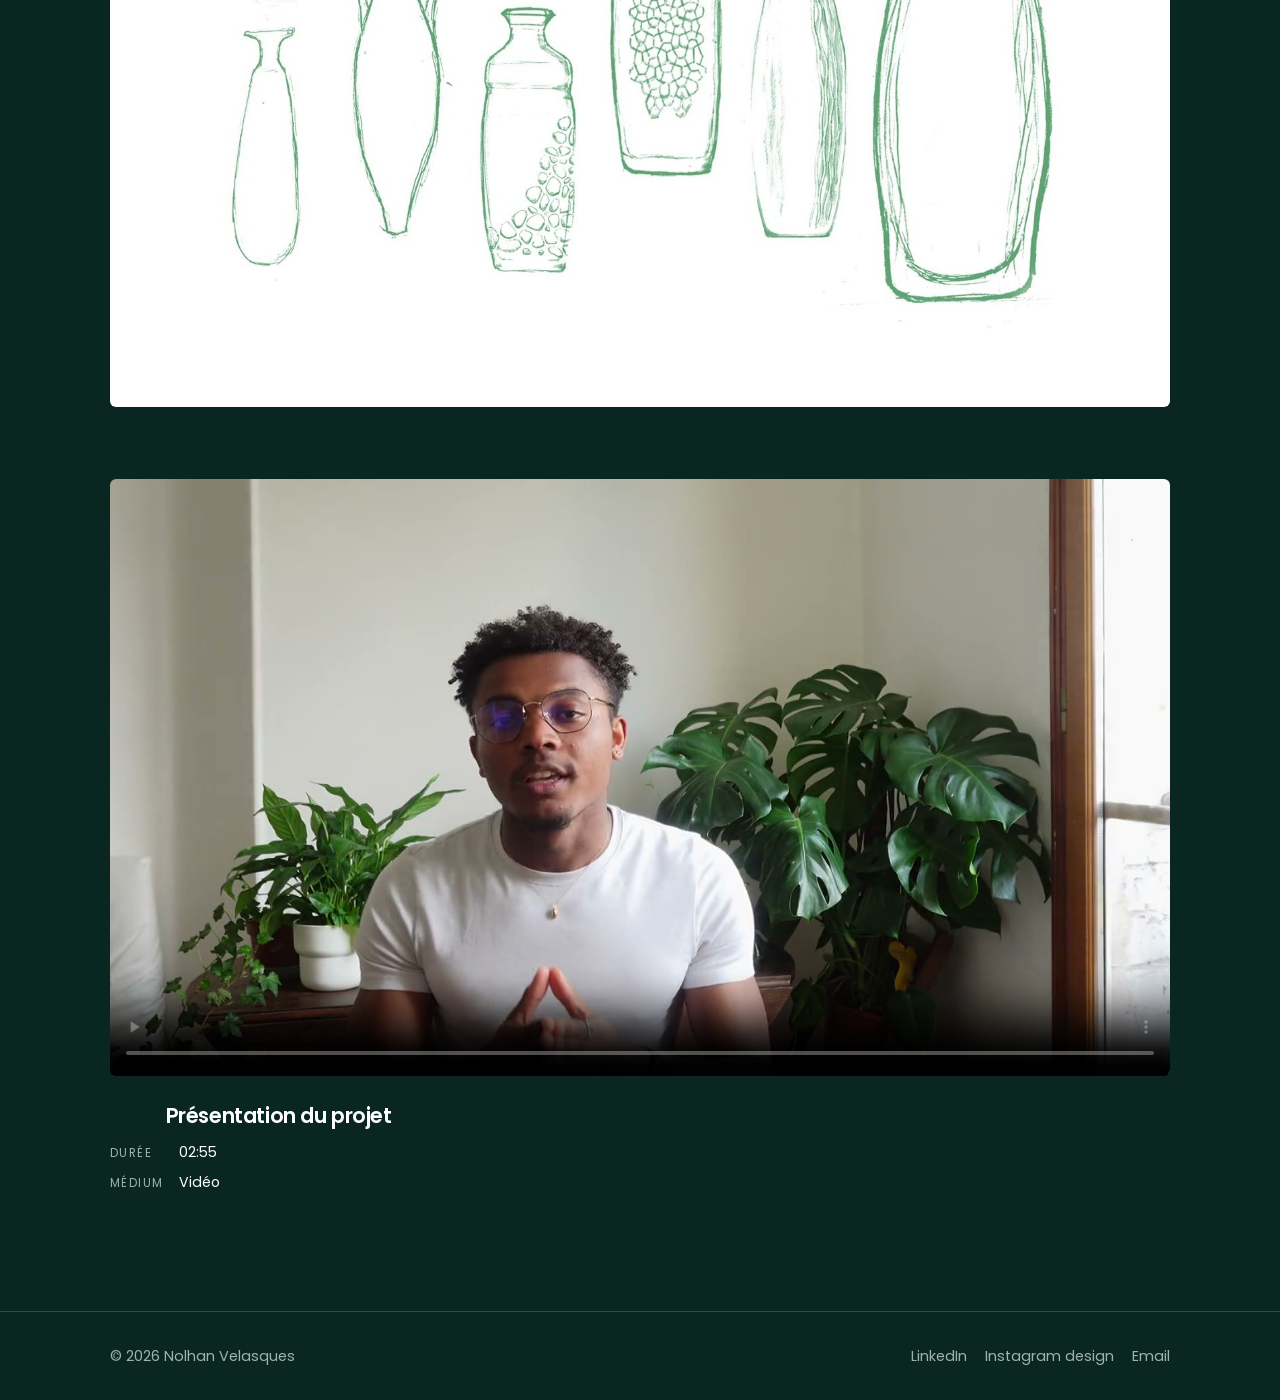
<file: projets/heiya/index.html>
<!DOCTYPE html>
<html lang="fr">
<head>
  <meta charset="UTF-8">
  <meta name="viewport" content="width=device-width, initial-scale=1.0">
  <title>HEIYA — Nolhan Velasques</title>
  <meta name="description" content="HEIYA, bouteille pédagogique et sensorielle — Verallia Design Awards, édition 2026.">
  <link rel="icon" href="../../assets/img/logo/logo-vert.png">
  <link rel="preconnect" href="https://fonts.googleapis.com">
  <link href="https://fonts.googleapis.com/css2?family=Poppins:wght@100;200;300;400;500;600;700;800&display=swap" rel="stylesheet">
  <link rel="stylesheet" href="../../css/style.css">
</head>
<body class="theme-nb">
  <header class="header">
    <div class="container">
      <a href="../../index.html" class="logo">VELASQUES</a>
      <button class="menu-toggle" aria-label="Menu" aria-expanded="false">☰</button>
      <nav class="nav">
        <ul>
          <li><a href="../../index.html">Accueil</a></li>
          <li><a href="../../a-propos.html">À propos</a></li>
          <li><a href="../../projets.html" class="active">Projets</a></li>
          <li><a href="../../contact.html">Contact</a></li>
        </ul>
      </nav>
    </div>
  </header>

  <main>
    <!-- VIDÉO D'INTRO : grande, lecture automatique en boucle (sans son, obligatoire pour l'autoplay) -->
    <section class="project-intro">
      <h1 class="sr-only">HEIYA</h1>
      <video src="images/heiya-intro.mp4" poster="images/heiya-intro-poster.jpg" autoplay muted loop playsinline aria-label="HEIYA, vidéo d'introduction"></video>
      <p class="intro-nom">HEIYA</p>
    </section>

    <section class="project-hero container">
      <a href="../../projets.html" class="back-link">← Tous les projets</a>
      <div class="project-cover photo" style="margin-bottom:24px"><img src="images/couverture.jpg" alt="HEIYA : bouteille en verre couchée sur une eau miroitante"></div>
      <p class="kicker">Concours · Verallia Design Awards · Édition 2026</p>
      <p class="project-subtitle">HEIYA — « Hygieia Energy Is Your Associate »</p>
      <dl class="project-meta">
        <div><dt>Année</dt><dd>2025 – 2026</dd></div>
        <div><dt>Type</dt><dd>Design produit · Bouteille en verre</dd></div>
        <div><dt>Concours</dt><dd>Verallia Design Awards 2026</dd></div>
      </dl>
    </section>

    <section class="section container">
      <div class="project-text reveal">
        <p class="intro">HEIYA est la première alliée de la journée. Son nom est l'acronyme de « Hygieia Energy Is Your Associate ».</p>
        <p>Bien plus qu'une bouteille, elle est pensée comme un objet pédagogique et sensoriel : elle accompagne l'utilisateur dans ce moment fragile où l'énergie doit prendre vie.</p>
        <p>Elle ne se contente pas de contenir une boisson : elle raconte ce qu'elle apporte, elle explique, elle éveille les sens.</p>
      </div>
      <p class="project-question reveal">Elle transforme l'acte de boire en un rituel conscient.</p>
    </section>

    <!-- GALERIE — 1 image = 1 bloc <figure>. Ajouter une description : <div class="cap-text"><p>…</p></div> après </div> de cap-head.
         Mise en page : "shot wide" (pleine largeur), "shot side" (image + texte à côté), "shot" (demi-largeur, deux par ligne). -->
    <section class="container" style="padding-bottom:96px">
      <div class="gallery">

        <figure class="shot wide reveal">
          <img src="images/heiya-01.jpg" alt="Deux bouteilles HEIYA en verre transparent, aux formes ondulées, posées sur un miroir d'eau" loading="lazy">
        </figure>

        <figure class="shot wide reveal">
          <img src="images/heiya-02.jpg" alt="Deux bouteilles HEIYA remplies de kombucha, avec étiquette et QR code" loading="lazy">
        </figure>

        <figure class="shot wide reveal">
          <img src="images/heiya-03.jpg" alt="Planche de croquis au crayon vert : amphores, statue antique et recherches de bouteilles" loading="lazy">
        </figure>

        <!-- VIDÉO (fichier compressé, original dans _originaux/heiya/) -->
        <figure class="shot wide reveal">
          <video src="images/heiya-video.mp4" controls playsinline preload="metadata" poster="images/heiya-video-poster.jpg"></video>
          <figcaption>
            <div class="cap-head">
              <h3>Présentation du projet</h3>
              <dl class="specs">
                <dt>Durée</dt><dd>02:55</dd>
                <dt>Médium</dt><dd>Vidéo</dd>
              </dl>
            </div>
          </figcaption>
        </figure>

      </div>
    </section>
  </main>

  <footer class="footer">
    <div class="container">
      <p>© <span class="year"></span> Nolhan Velasques</p>
      <div class="socials">
        <a href="https://www.linkedin.com/in/nolhan-velasques" target="_blank" rel="noopener">LinkedIn</a><a href="https://www.instagram.com/velas_project/" target="_blank" rel="noopener">Instagram design</a><a href="mailto:velasquesnolhan@gmail.com">Email</a>
      </div>
    </div>
  </footer>
  <script src="../../js/main.js"></script>
</body>
</html>
</file>
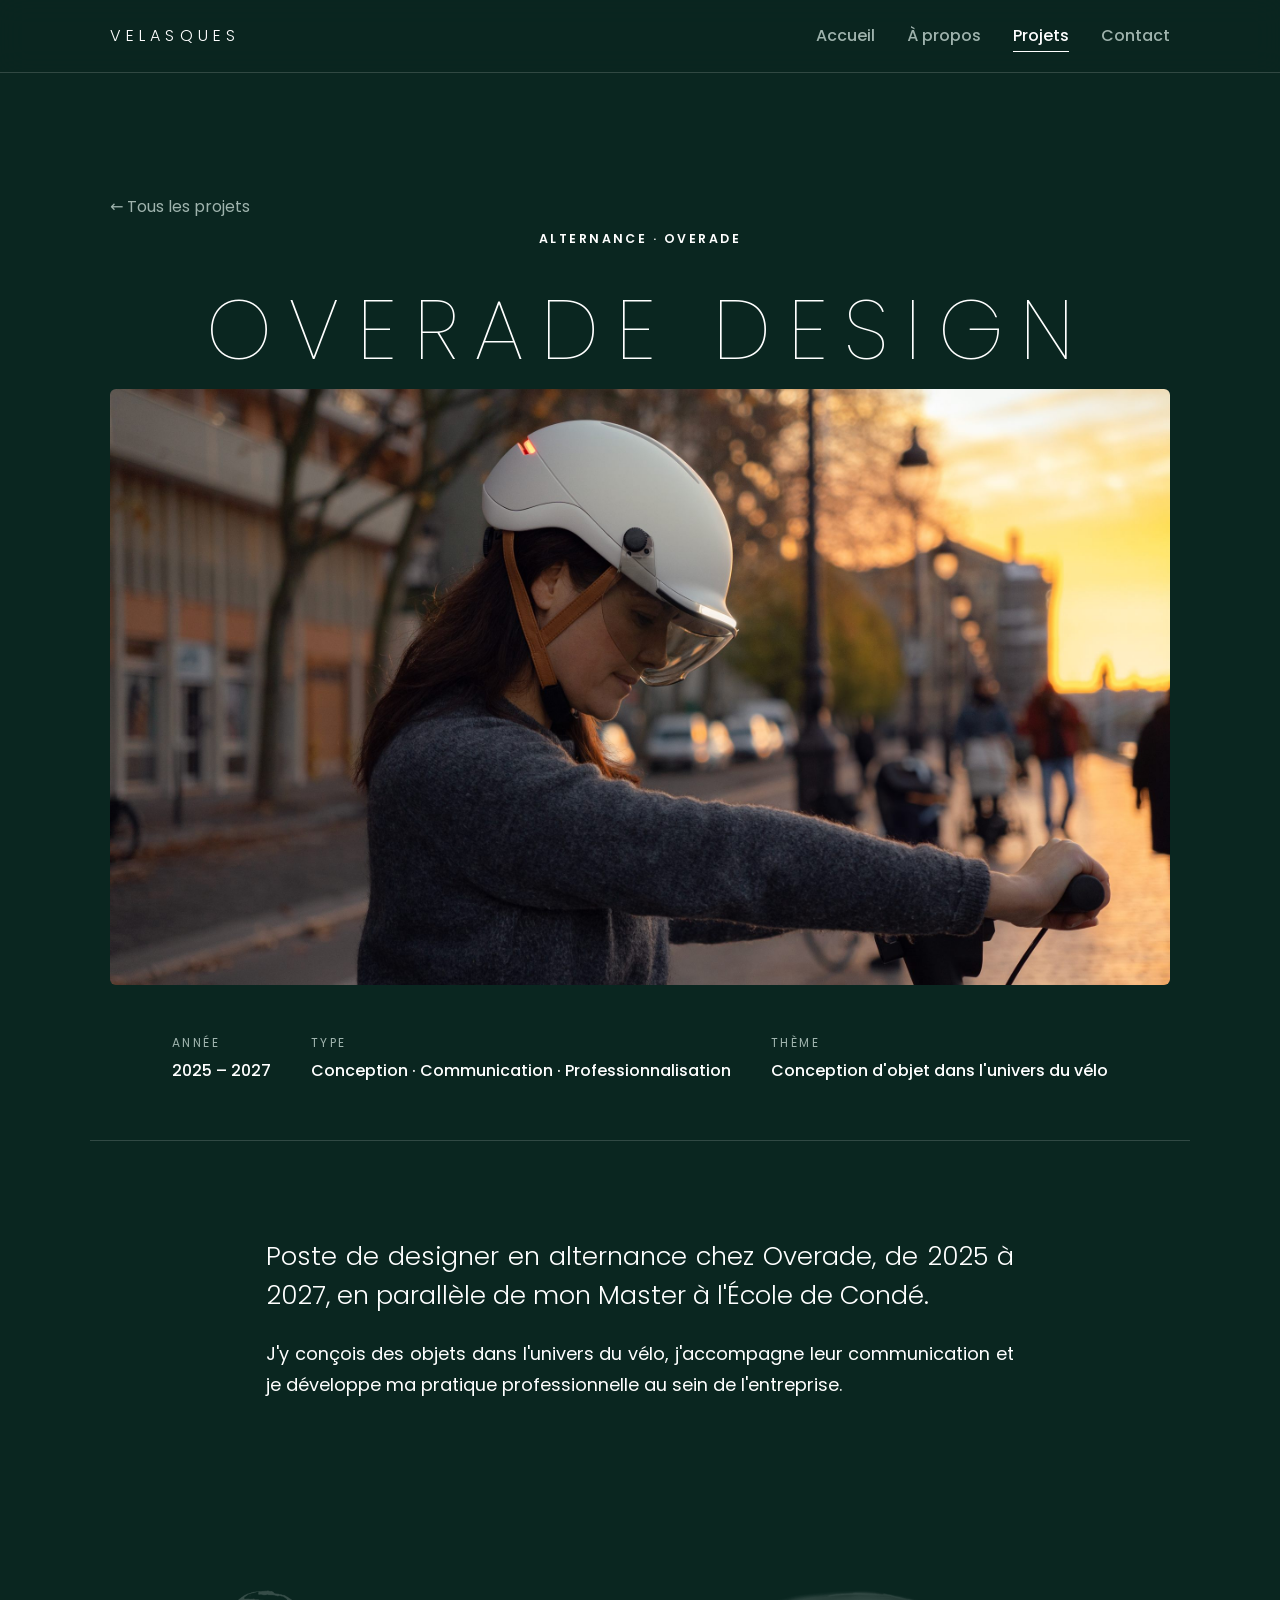
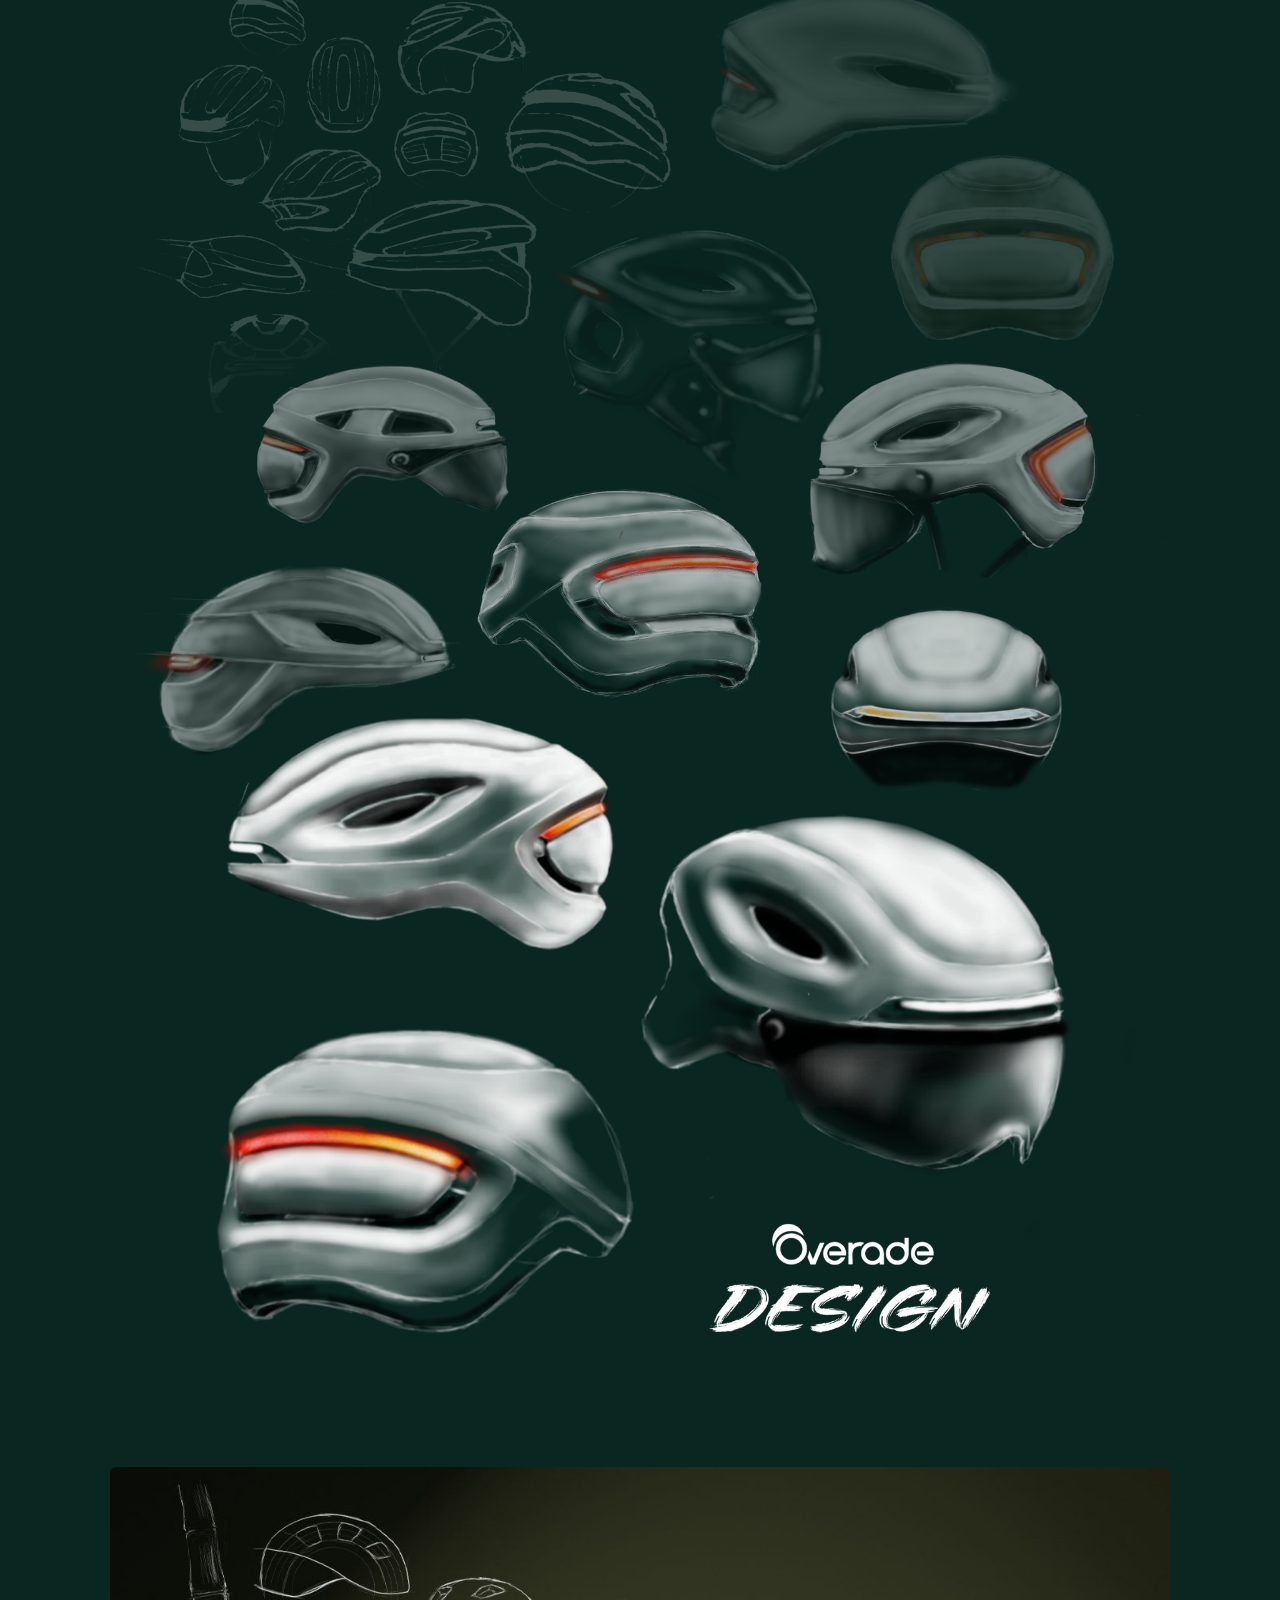
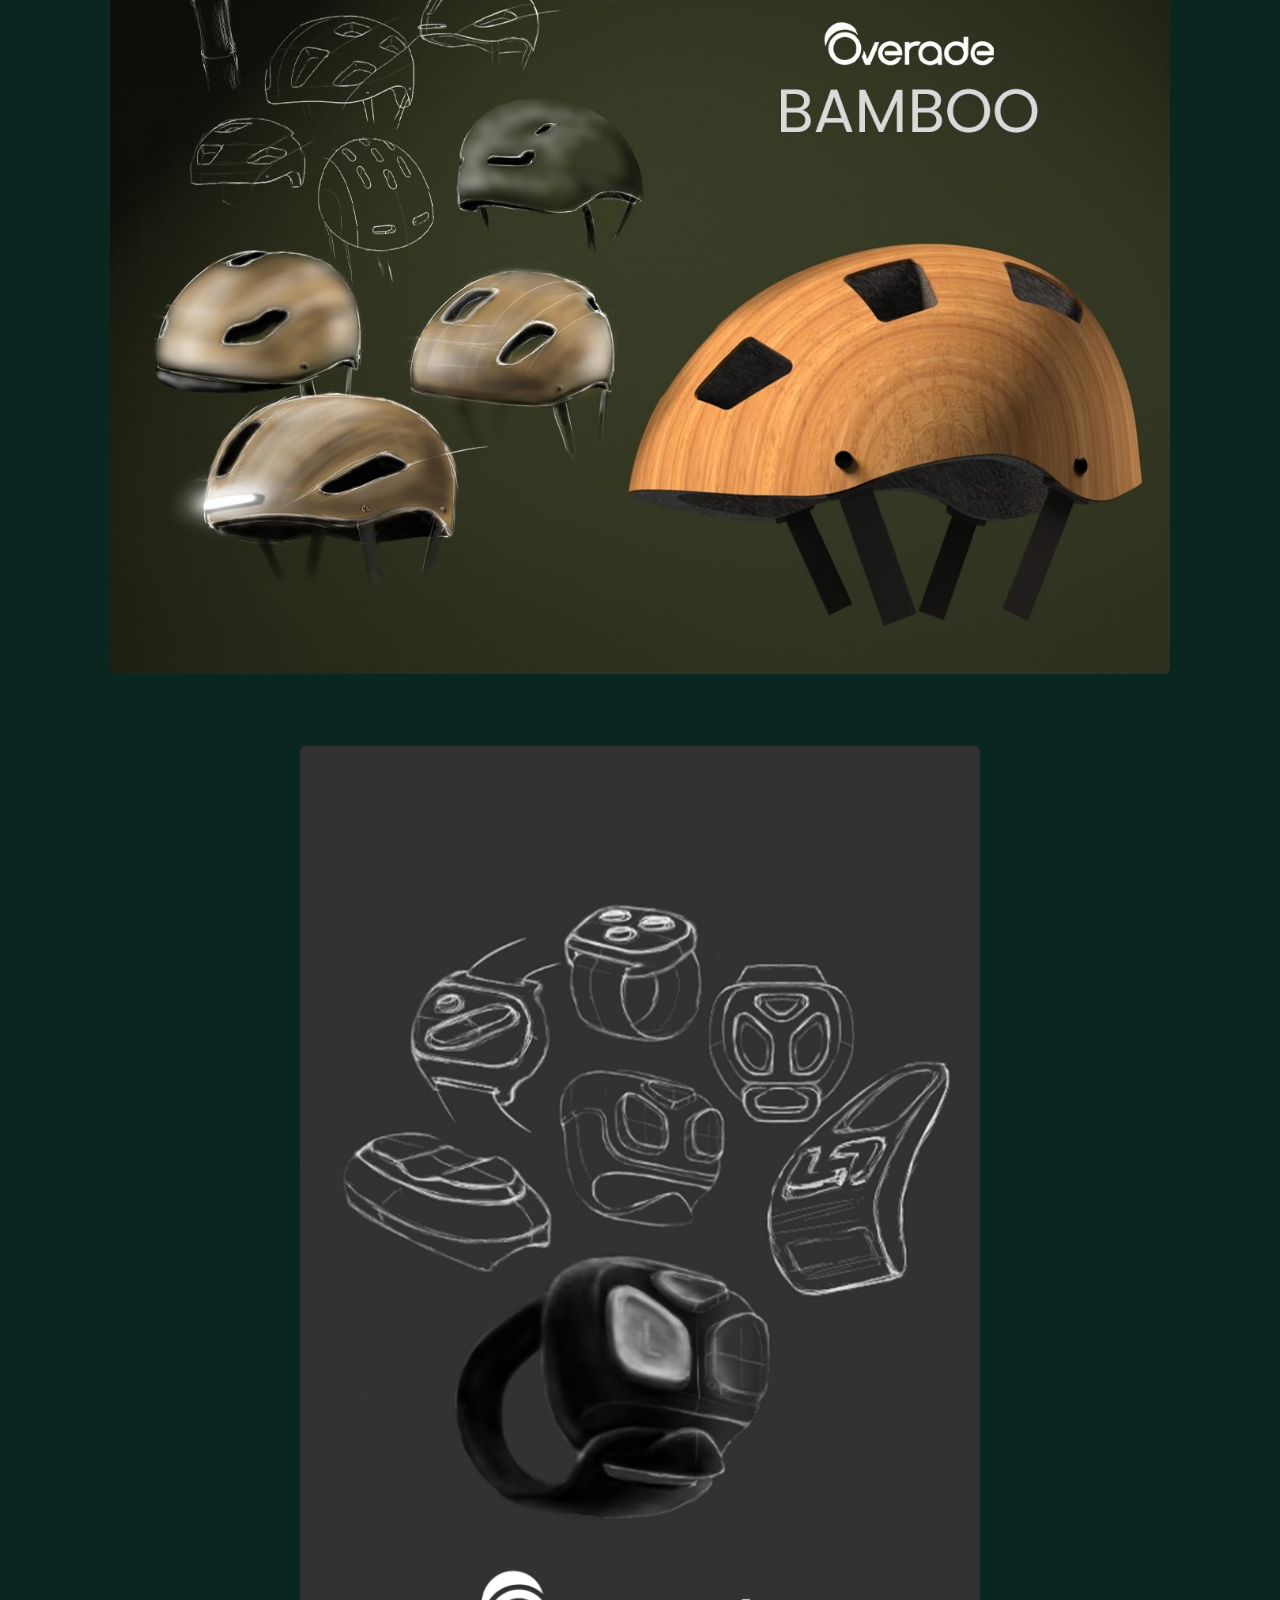
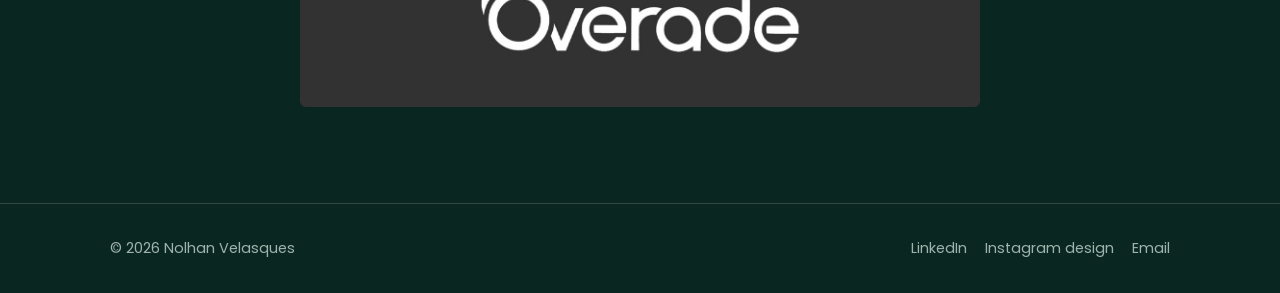
<file: projets/overade-design/index.html>
<!DOCTYPE html>
<html lang="fr">
<head>
  <meta charset="UTF-8">
  <meta name="viewport" content="width=device-width, initial-scale=1.0">
  <title>OVERADE Design — Nolhan Velasques</title>
  <meta name="description" content="[Résumé du projet en une phrase.]">
  <link rel="icon" href="../../assets/img/logo/logo-vert.png">
  <link rel="preconnect" href="https://fonts.googleapis.com">
  <link href="https://fonts.googleapis.com/css2?family=Poppins:wght@100;200;300;400;500;600;700;800&display=swap" rel="stylesheet">
  <link rel="stylesheet" href="../../css/style.css">
</head>
<body class="theme-nb">
  <header class="header">
    <div class="container">
      <a href="../../index.html" class="logo">VELASQUES</a>
      <button class="menu-toggle" aria-label="Menu" aria-expanded="false">☰</button>
      <nav class="nav">
        <ul>
          <li><a href="../../index.html">Accueil</a></li>
          <li><a href="../../a-propos.html">À propos</a></li>
          <li><a href="../../projets.html" class="active">Projets</a></li>
          <li><a href="../../contact.html">Contact</a></li>
        </ul>
      </nav>
    </div>
  </header>

  <main>
    <section class="project-hero container">
      <a href="../../projets.html" class="back-link">← Tous les projets</a>
      <p class="kicker">Alternance · Overade</p>
      <h1 class="intro-nom long">OVERADE DESIGN</h1>
      <div class="project-cover photo"><img src="images/couverture.jpg" alt="OVERADE Design, couverture du projet"></div>
      <dl class="project-meta">
        <div><dt>Année</dt><dd>2025 – 2027</dd></div>
        <div><dt>Type</dt><dd>Conception · Communication · Professionnalisation</dd></div>
        <div><dt>Thème</dt><dd>Conception d'objet dans l'univers du vélo</dd></div>
      </dl>
    </section>

    <section class="section container">
      <div class="project-text reveal">
        <p class="intro">Poste de designer en alternance chez Overade, de 2025 à 2027, en parallèle de mon Master à l'École de Condé.</p>
        <p>J'y conçois des objets dans l'univers du vélo, j'accompagne leur communication et je développe ma pratique professionnelle au sein de l'entreprise.</p>
      </div>
    </section>

    <!-- RECHERCHE FORMELLE : image seule, en grand, apparaît au défilement -->
    <section class="container" style="padding-bottom:72px">
      <figure class="shot wide reveal">
        <img src="images/recherche-formelle-casque.png" alt="OVERADE Design : recherche formelle du casque" loading="lazy">
      </figure>
    </section>

    <!-- IMAGES À LA SUITE : 1 image = 1 <figure class="shot wide"> -->
    <section class="container" style="padding-bottom:96px">
      <div class="gallery">
        <figure class="shot wide reveal">
          <img src="images/page-croquis.jpg" alt="OVERADE Design : page de croquis" loading="lazy">
        </figure>
        <figure class="shot wide reveal">
          <img class="img-center" src="images/telecom3.jpg" alt="OVERADE Design : télécommande" loading="lazy">
        </figure>
      </div>
    </section>
  </main>

  <footer class="footer">
    <div class="container">
      <p>© <span class="year"></span> Nolhan Velasques</p>
      <div class="socials">
        <a href="https://www.linkedin.com/in/nolhan-velasques" target="_blank" rel="noopener">LinkedIn</a><a href="https://www.instagram.com/velas_project/" target="_blank" rel="noopener">Instagram design</a><a href="mailto:velasquesnolhan@gmail.com">Email</a>
      </div>
    </div>
  </footer>
  <script src="../../js/main.js"></script>
</body>
</html>
</file>
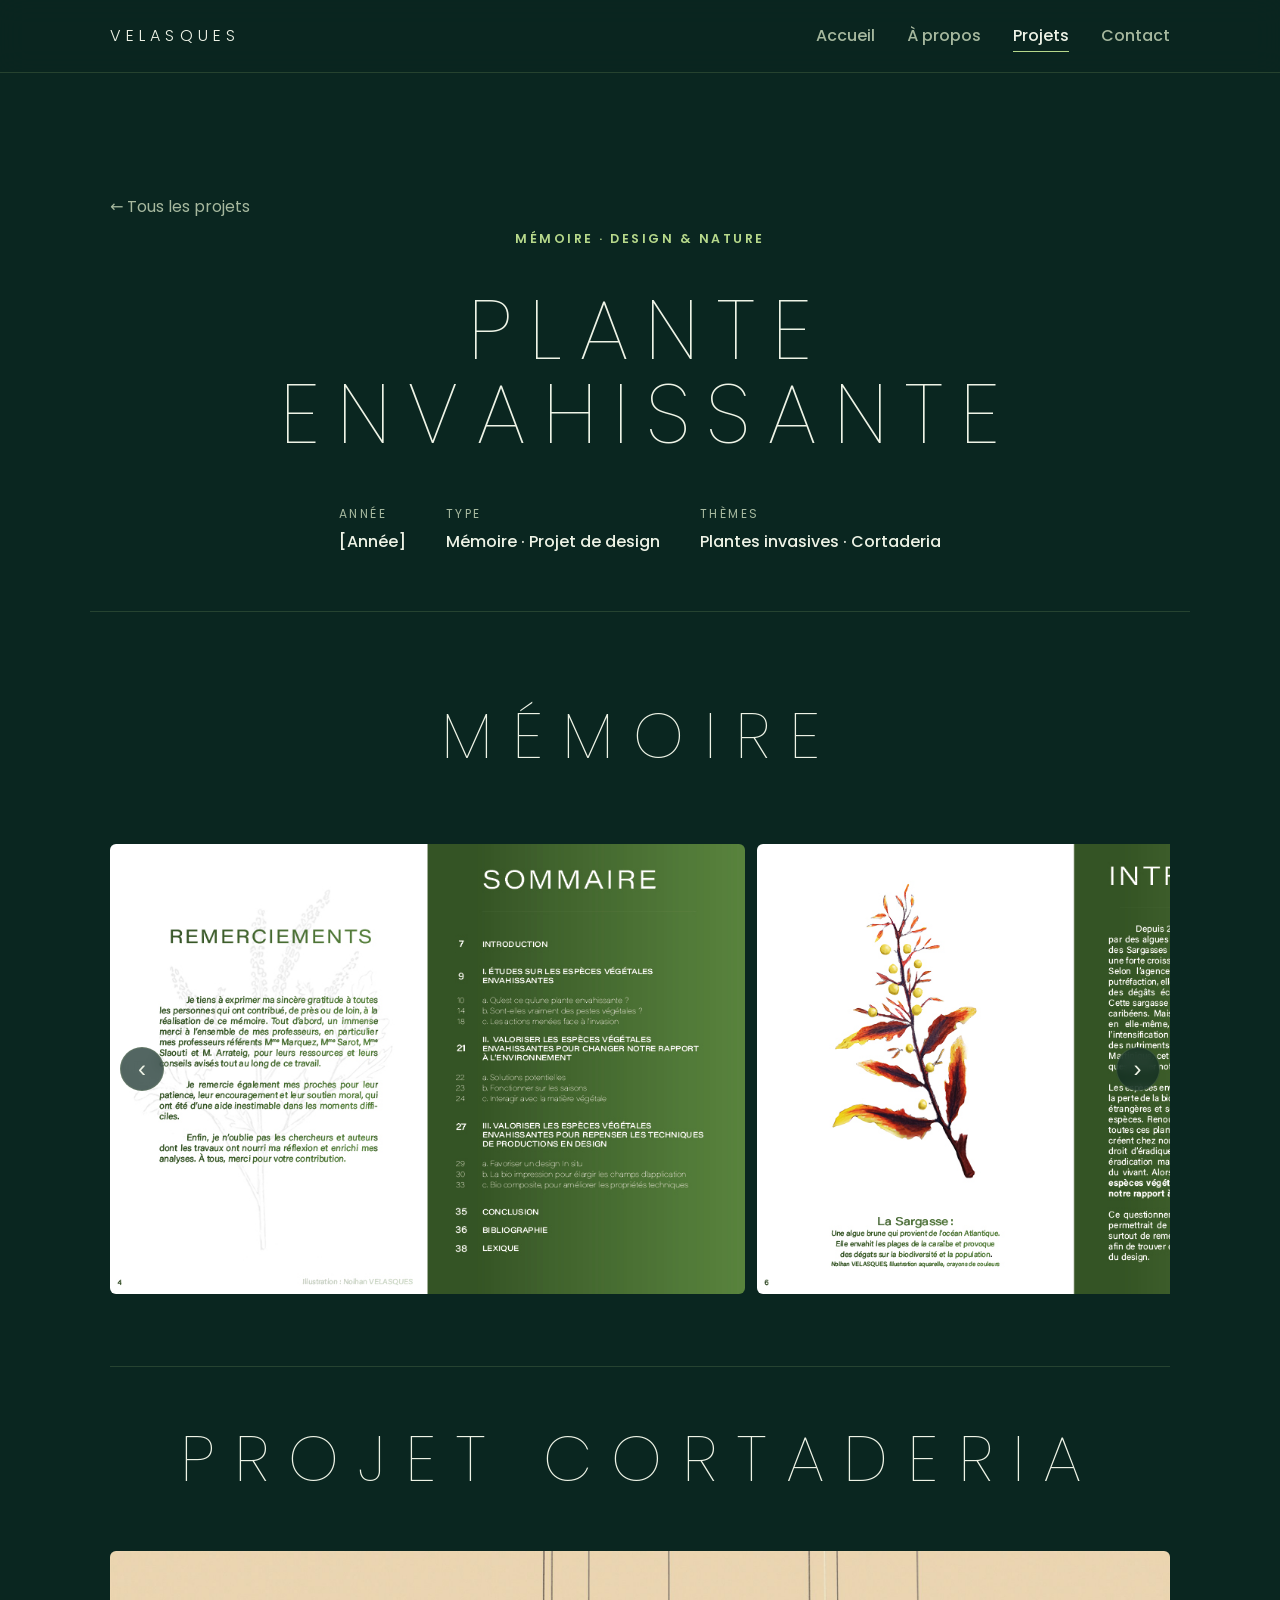
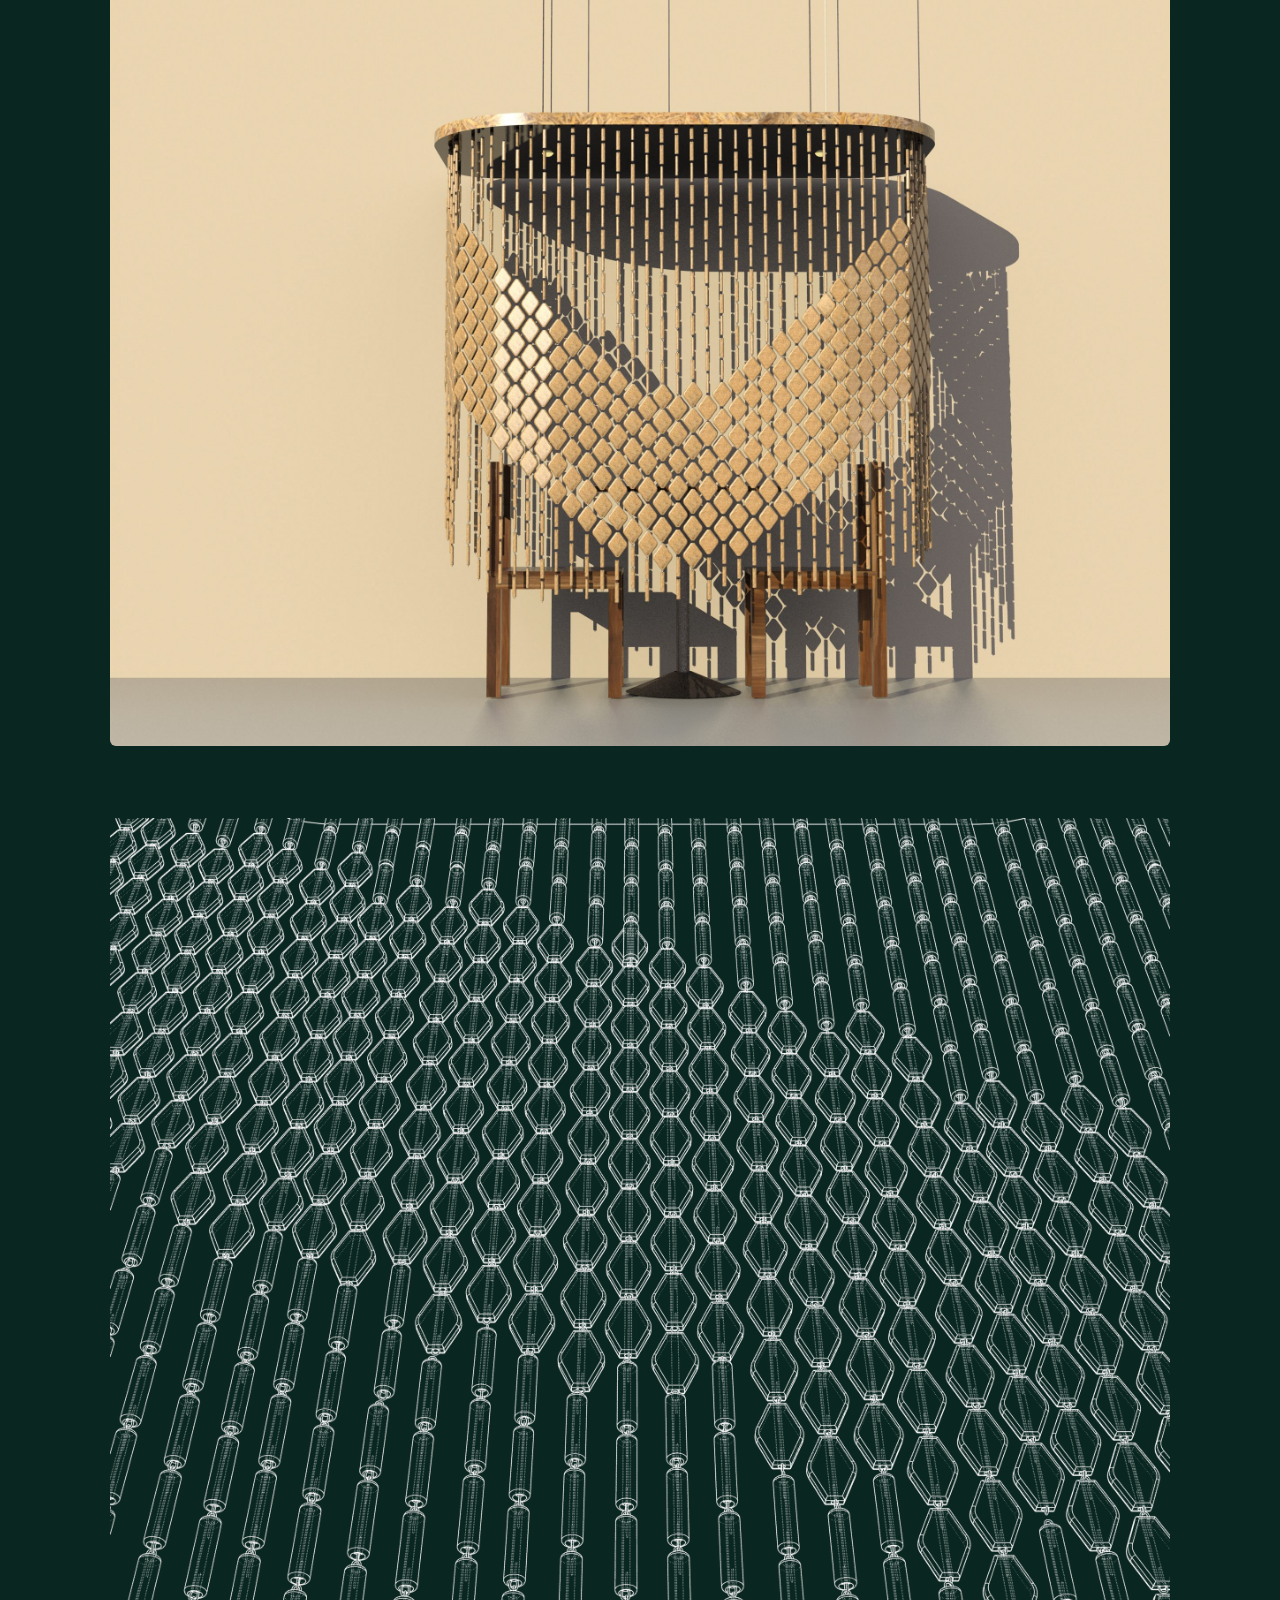
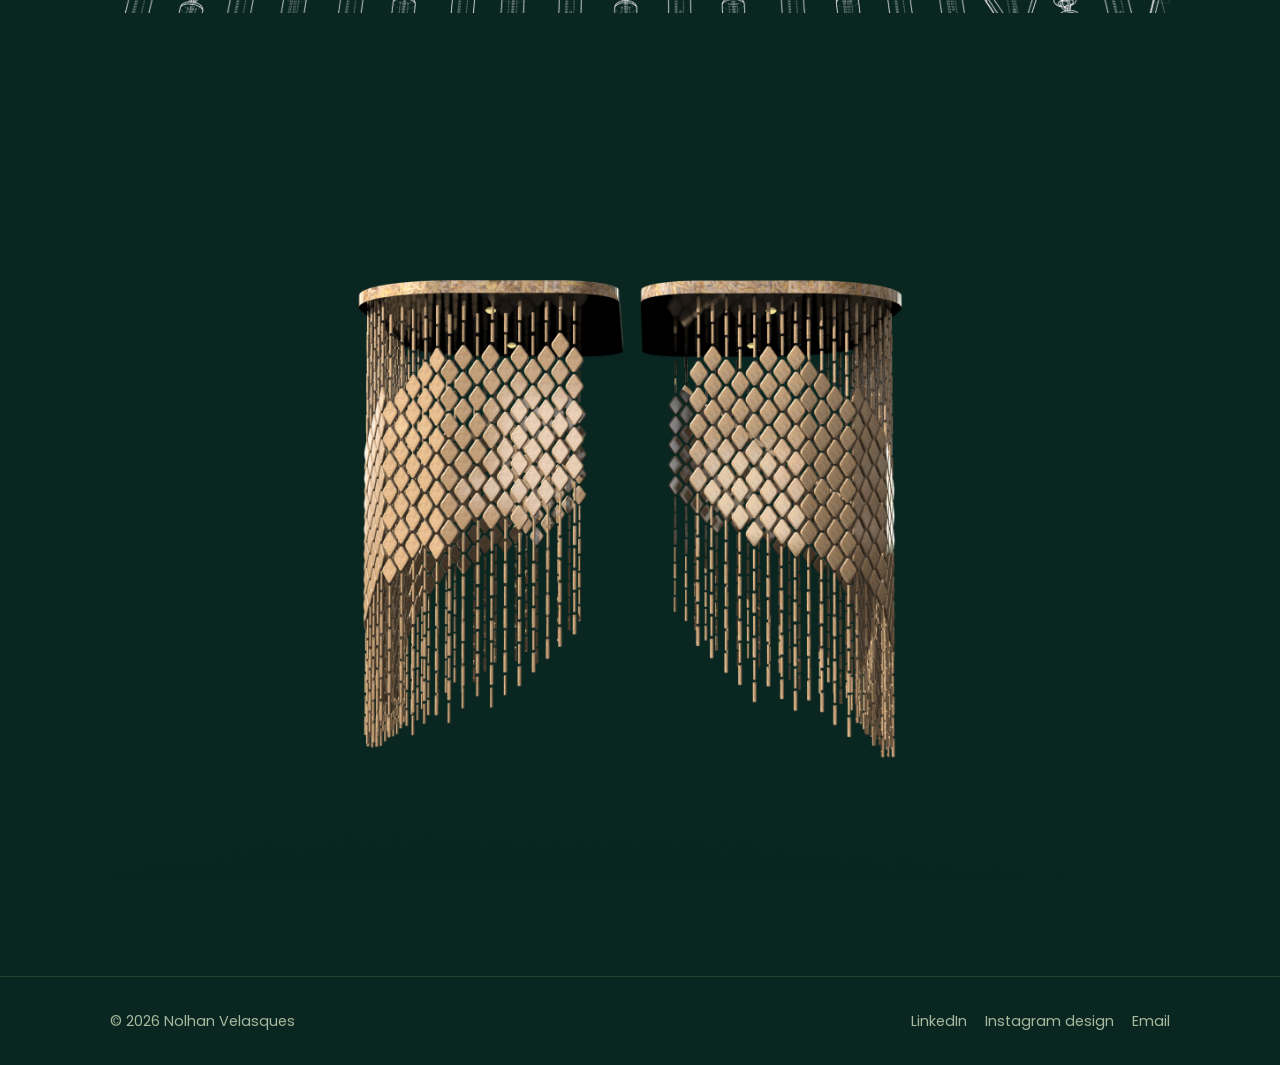
<file: projets/plante-envahissante/index.html>
<!DOCTYPE html>
<html lang="fr">
<head>
  <meta charset="UTF-8">
  <meta name="viewport" content="width=device-width, initial-scale=1.0">
  <title>Plante envahissante — Nolhan Velasques</title>
  <meta name="description" content="[Résumé du projet en une phrase.]">
  <link rel="icon" href="../../assets/img/logo/logo-vert.png">
  <link rel="preconnect" href="https://fonts.googleapis.com">
  <link href="https://fonts.googleapis.com/css2?family=Poppins:wght@100;200;300;400;500;600;700;800&display=swap" rel="stylesheet">
  <link rel="stylesheet" href="../../css/style.css">
</head>
<body class="theme-nature">
  <header class="header">
    <div class="container">
      <a href="../../index.html" class="logo">VELASQUES</a>
      <button class="menu-toggle" aria-label="Menu" aria-expanded="false">☰</button>
      <nav class="nav">
        <ul>
          <li><a href="../../index.html">Accueil</a></li>
          <li><a href="../../a-propos.html">À propos</a></li>
          <li><a href="../../projets.html" class="active">Projets</a></li>
          <li><a href="../../contact.html">Contact</a></li>
        </ul>
      </nav>
    </div>
  </header>

  <main>
    <section class="project-hero container">
      <a href="../../projets.html" class="back-link">← Tous les projets</a>
      <p class="kicker">Mémoire · Design &amp; nature</p>
      <h1 class="intro-nom long">PLANTE ENVAHISSANTE</h1>
      <dl class="project-meta">
        <div><dt>Année</dt><dd>[Année]</dd></div>
        <div><dt>Type</dt><dd>Mémoire · Projet de design</dd></div>
        <div><dt>Thèmes</dt><dd>Plantes invasives · Cortaderia</dd></div>
      </dl>
    </section>

    <!-- GALERIE en 2 parties (même présentation que CHIVÉ : titres h2.epoque) -->
    <section class="container" style="padding-top:88px; padding-bottom:96px">
      <div class="gallery">

        <h2 class="epoque reveal">Mémoire</h2>
        <!-- CARROUSEL : ajouter/retirer une page = ajouter/retirer une ligne <img> -->
        <figure class="shot wide reveal">
          <div class="carrousel" data-carrousel>
            <button class="car-btn prec" type="button" aria-label="Page précédente">‹</button>
            <div class="car-piste">
              <img src="images/memoire-03.jpg" alt="Mémoire, page 3" loading="lazy">
              <img src="images/memoire-04.jpg" alt="Mémoire, page 4" loading="lazy">
              <img src="images/memoire-05.jpg" alt="Mémoire, page 5" loading="lazy">
              <img src="images/memoire-06.jpg" alt="Mémoire, page 6" loading="lazy">
              <img src="images/memoire-07.jpg" alt="Mémoire, page 7" loading="lazy">
              <img src="images/memoire-08.jpg" alt="Mémoire, page 8" loading="lazy">
              <img src="images/memoire-09.jpg" alt="Mémoire, page 9" loading="lazy">
              <img src="images/memoire-10.jpg" alt="Mémoire, page 10" loading="lazy">
              <img src="images/memoire-11.jpg" alt="Mémoire, page 11" loading="lazy">
              <img src="images/memoire-12.jpg" alt="Mémoire, page 12" loading="lazy">
              <img src="images/memoire-13.jpg" alt="Mémoire, page 13" loading="lazy">
              <img src="images/memoire-14.jpg" alt="Mémoire, page 14" loading="lazy">
              <img src="images/memoire-15.jpg" alt="Mémoire, page 15" loading="lazy">
              <img src="images/memoire-16.jpg" alt="Mémoire, page 16" loading="lazy">
              <img src="images/memoire-17.jpg" alt="Mémoire, page 17" loading="lazy">
              <img src="images/memoire-18.jpg" alt="Mémoire, page 18" loading="lazy">
              <img src="images/memoire-19.jpg" alt="Mémoire, page 19" loading="lazy">
              <img src="images/memoire-20.jpg" alt="Mémoire, page 20" loading="lazy">
              <img src="images/memoire-21.jpg" alt="Mémoire, page 21" loading="lazy">
            </div>
            <button class="car-btn suiv" type="button" aria-label="Page suivante">›</button>
          </div>
        </figure>

        <h2 class="epoque reveal">Projet Cortaderia</h2>
        <!-- Modélisations à la suite (PNG transparents = fond du site visible) -->
        <figure class="shot wide reveal"><img src="images/modelisation-03.jpg" alt="Projet Cortaderia, modélisation 3" loading="lazy"></figure>
        <figure class="shot wide reveal"><img src="images/modelisation-01.png" alt="Projet Cortaderia, modélisation 1" loading="lazy"></figure>
        <figure class="shot wide reveal"><img src="images/modelisation-02.png" alt="Projet Cortaderia, modélisation 2" loading="lazy"></figure>

      </div>
    </section>
  </main>

  <footer class="footer">
    <div class="container">
      <p>© <span class="year"></span> Nolhan Velasques</p>
      <div class="socials">
        <a href="https://www.linkedin.com/in/nolhan-velasques" target="_blank" rel="noopener">LinkedIn</a><a href="https://www.instagram.com/velas_project/" target="_blank" rel="noopener">Instagram design</a><a href="mailto:velasquesnolhan@gmail.com">Email</a>
      </div>
    </div>
  </footer>
  <script src="../../js/main.js"></script>
</body>
</html>
</file>
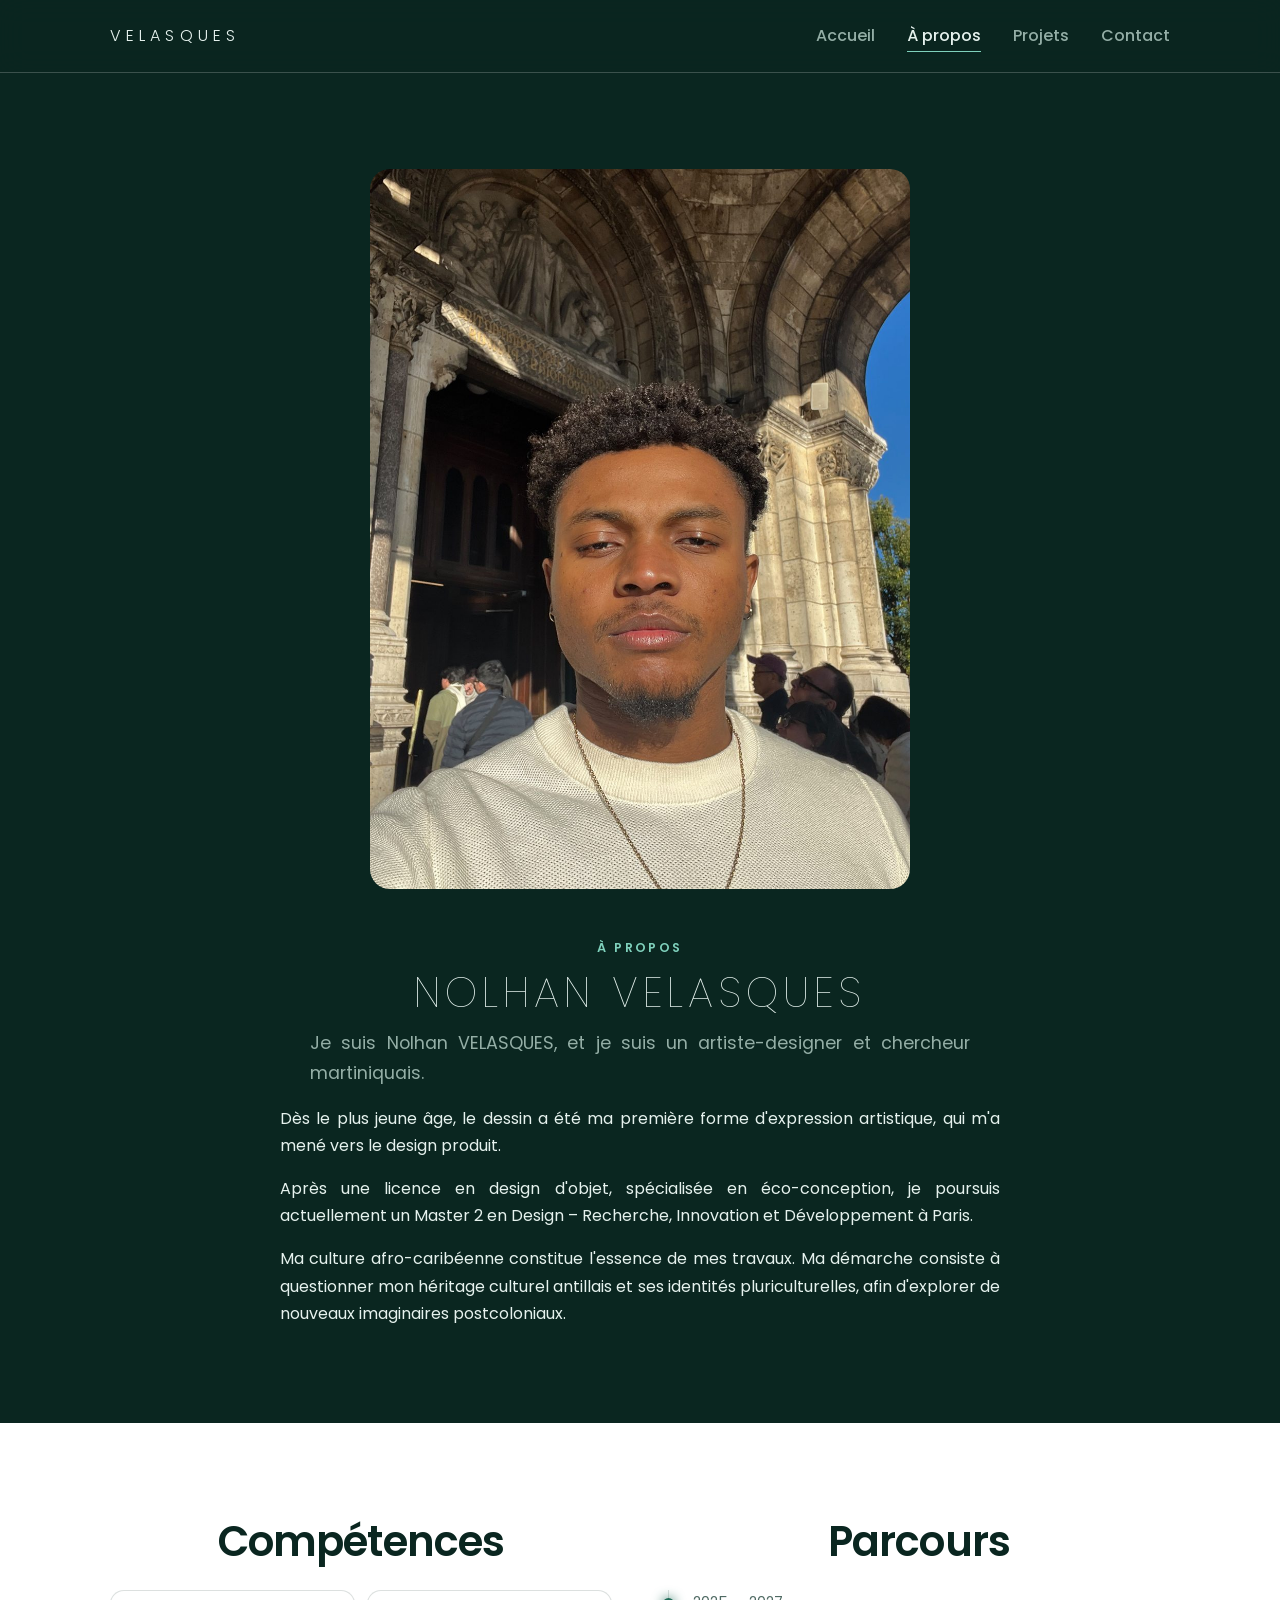
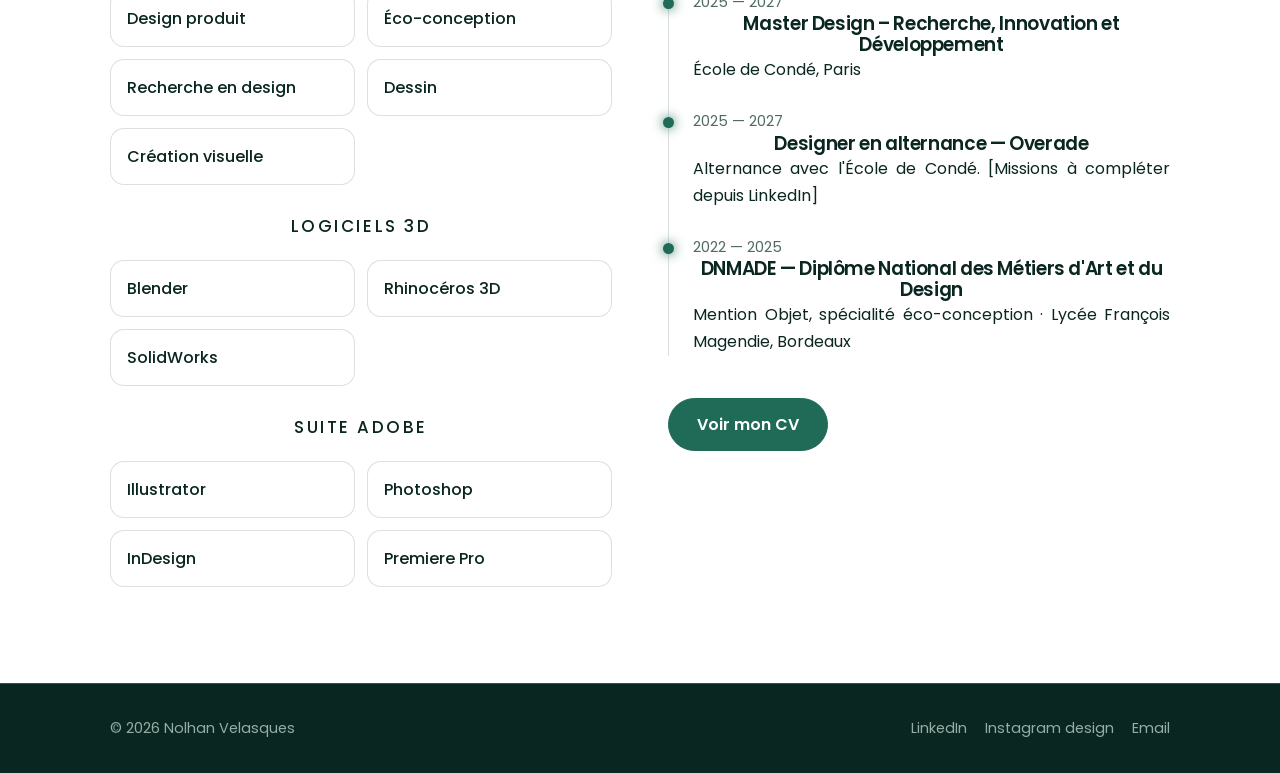
<file: a-propos.html>
<!DOCTYPE html>
<html lang="fr">
<head>
  <meta charset="UTF-8">
  <meta name="viewport" content="width=device-width, initial-scale=1.0">
  <title>À propos — Nolhan Velasques</title>
  <link rel="icon" href="assets/img/logo/logo-vert.png">
  <link rel="preconnect" href="https://fonts.googleapis.com">
  <link href="https://fonts.googleapis.com/css2?family=Poppins:wght@100;200;300;400;500;600;700;800&display=swap" rel="stylesheet">
  <link rel="stylesheet" href="css/style.css">
</head>
<body>
  <header class="header">
    <div class="container">
      <a href="index.html" class="logo">VELASQUES</a>
      <button class="menu-toggle" aria-label="Menu" aria-expanded="false">☰</button>
      <nav class="nav">
        <ul>
          <li><a href="index.html">Accueil</a></li>
          <li><a href="a-propos.html">À propos</a></li>
          <li><a href="projets.html">Projets</a></li>
          <li><a href="contact.html">Contact</a></li>
        </ul>
      </nav>
    </div>
  </header>

  <main>
    <section class="section container about">
      <!-- Remplacer par : <img class="portrait" src="assets/img/about/portrait.jpg" alt="Portrait de Nolhan Velasques"> -->
      <!-- Photo : photo : assets/img/about/photo-biographie.jpg (format portrait 4:5 conseillé) -->
      <img class="portrait" src="assets/img/about/photo-biographie.jpg" alt="Portrait de Nolhan Velasques">
      <div>
        <p class="kicker">À propos</p>
        <h1 class="section-title nom-fin" style="margin-top:12px">Nolhan VELASQUES</h1>
        <p class="lead">Je suis Nolhan VELASQUES, et je suis un artiste-designer et chercheur martiniquais.</p>
        <p style="margin-top:16px">Dès le plus jeune âge, le dessin a été ma première forme d'expression artistique, qui m'a mené vers le design produit.</p>
        <p style="margin-top:16px">Après une licence en design d'objet, spécialisée en éco-conception, je poursuis actuellement un Master 2 en Design – Recherche, Innovation et Développement à Paris.</p>
        <p style="margin-top:16px">Ma culture afro-caribéenne constitue l'essence de mes travaux. Ma démarche consiste à questionner mon héritage culturel antillais et ses identités pluriculturelles, afin d'explorer de nouveaux imaginaires postcoloniaux.</p>
      </div>
    </section>

    <section class="band-light"><div class="section container split">
      <div>
        <h2 class="section-title">Compétences</h2>
        <div class="skills">
          <div class="skill">Design produit</div>
          <div class="skill">Éco-conception</div>
          <div class="skill">Recherche en design</div>
          <div class="skill">Dessin</div>
          <div class="skill">Création visuelle</div>
        </div>
        <h3 class="sous-titre">Logiciels 3D</h3>
        <div class="skills">
          <div class="skill">Blender</div>
          <div class="skill">Rhinocéros 3D</div>
          <div class="skill">SolidWorks</div>
        </div>
        <h3 class="sous-titre">Suite Adobe</h3>
        <div class="skills">
          <div class="skill">Illustrator</div>
          <div class="skill">Photoshop</div>
          <div class="skill">InDesign</div>
          <div class="skill">Premiere Pro</div>
        </div>
      </div>
      <div>
        <h2 class="section-title">Parcours</h2>
        <ul class="timeline">
          <li><p class="date">2025 — 2027</p><h3>Master Design – Recherche, Innovation et Développement</h3><p>École de Condé, Paris</p></li>
          <li><p class="date">2025 — 2027</p><h3>Designer en alternance — Overade</h3><p>Alternance avec l'École de Condé. [Missions à compléter depuis LinkedIn]</p></li>
          <li><p class="date">2022 — 2025</p><h3>DNMADE — Diplôme National des Métiers d'Art et du Design</h3><p>Mention Objet, spécialité éco-conception · Lycée François Magendie, Bordeaux</p></li>
        </ul>

        <!-- Déposer le CV dans assets/docs/cv.pdf -->
        <a href="https://www.linkedin.com/in/nolhan-velasques" class="btn" style="margin-top:16px" target="_blank" rel="noopener">Voir mon CV</a>
      </div>
    </div></section>
  </main>

  <footer class="footer">
    <div class="container">
      <p>© <span class="year"></span> Nolhan Velasques</p>
      <div class="socials">
        <a href="https://www.linkedin.com/in/nolhan-velasques" target="_blank" rel="noopener">LinkedIn</a><a href="https://www.instagram.com/velas_project/" target="_blank" rel="noopener">Instagram design</a><a href="mailto:velasquesnolhan@gmail.com">Email</a>
      </div>
    </div>
  </footer>
  <script src="js/main.js"></script>
</body>
</html>
</file>
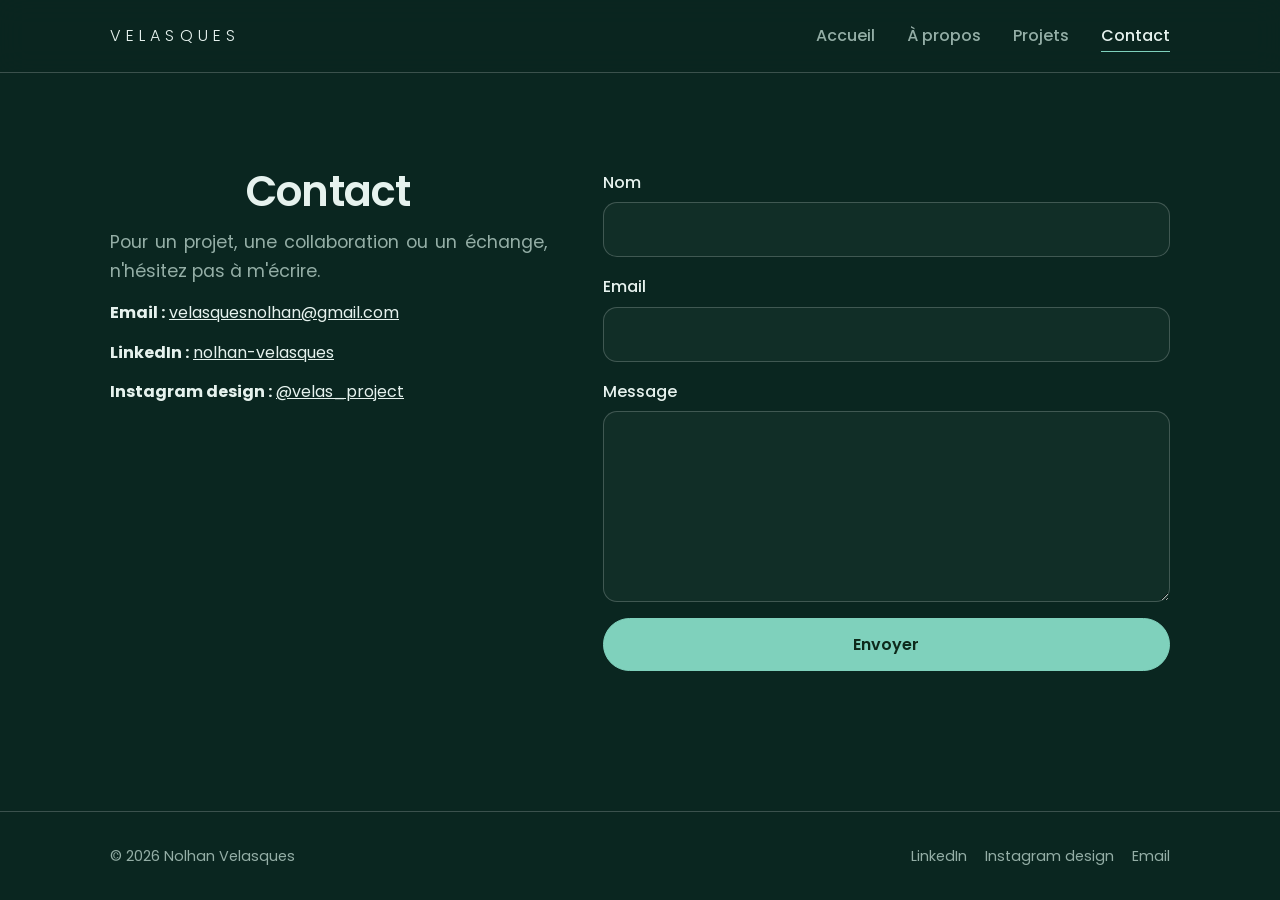
<file: contact.html>
<!DOCTYPE html>
<html lang="fr">
<head>
  <meta charset="UTF-8">
  <meta name="viewport" content="width=device-width, initial-scale=1.0">
  <title>Contact — Nolhan Velasques</title>
  <link rel="icon" href="assets/img/logo/logo-vert.png">
  <link rel="preconnect" href="https://fonts.googleapis.com">
  <link href="https://fonts.googleapis.com/css2?family=Poppins:wght@100;200;300;400;500;600;700;800&display=swap" rel="stylesheet">
  <link rel="stylesheet" href="css/style.css">
</head>
<body>
  <header class="header">
    <div class="container">
      <a href="index.html" class="logo">VELASQUES</a>
      <button class="menu-toggle" aria-label="Menu" aria-expanded="false">☰</button>
      <nav class="nav">
        <ul>
          <li><a href="index.html">Accueil</a></li>
          <li><a href="a-propos.html">À propos</a></li>
          <li><a href="projets.html">Projets</a></li>
          <li><a href="contact.html">Contact</a></li>
        </ul>
      </nav>
    </div>
  </header>

  <main>
    <section class="section container contact">
      <div class="contact-info">
        <h1 class="section-title">Contact</h1>
        <p class="lead">Pour un projet, une collaboration ou un échange, n'hésitez pas à m'écrire.</p>
        <p><strong>Email :</strong> <a href="mailto:velasquesnolhan@gmail.com">velasquesnolhan@gmail.com</a></p>
        <p><strong>LinkedIn :</strong> <a href="https://www.linkedin.com/in/nolhan-velasques" target="_blank" rel="noopener">nolhan-velasques</a></p>
        <p><strong>Instagram design :</strong> <a href="https://www.instagram.com/velas_project/" target="_blank" rel="noopener">@velas_project</a></p>
      </div>

      <form id="contact-form" class="form" data-email="velasquesnolhan@gmail.com">
        <label>Nom<input type="text" name="nom" required></label>
        <label>Email<input type="email" name="email" required></label>
        <label>Message<textarea name="message" rows="6" required></textarea></label>
        <button type="submit" class="btn">Envoyer</button>
        <p class="form-status" aria-live="polite"></p>
      </form>
    </section>
  </main>

  <footer class="footer">
    <div class="container">
      <p>© <span class="year"></span> Nolhan Velasques</p>
      <div class="socials">
        <a href="https://www.linkedin.com/in/nolhan-velasques" target="_blank" rel="noopener">LinkedIn</a><a href="https://www.instagram.com/velas_project/" target="_blank" rel="noopener">Instagram design</a><a href="mailto:velasquesnolhan@gmail.com">Email</a>
      </div>
    </div>
  </footer>
  <script src="js/main.js"></script>
</body>
</html>
</file>
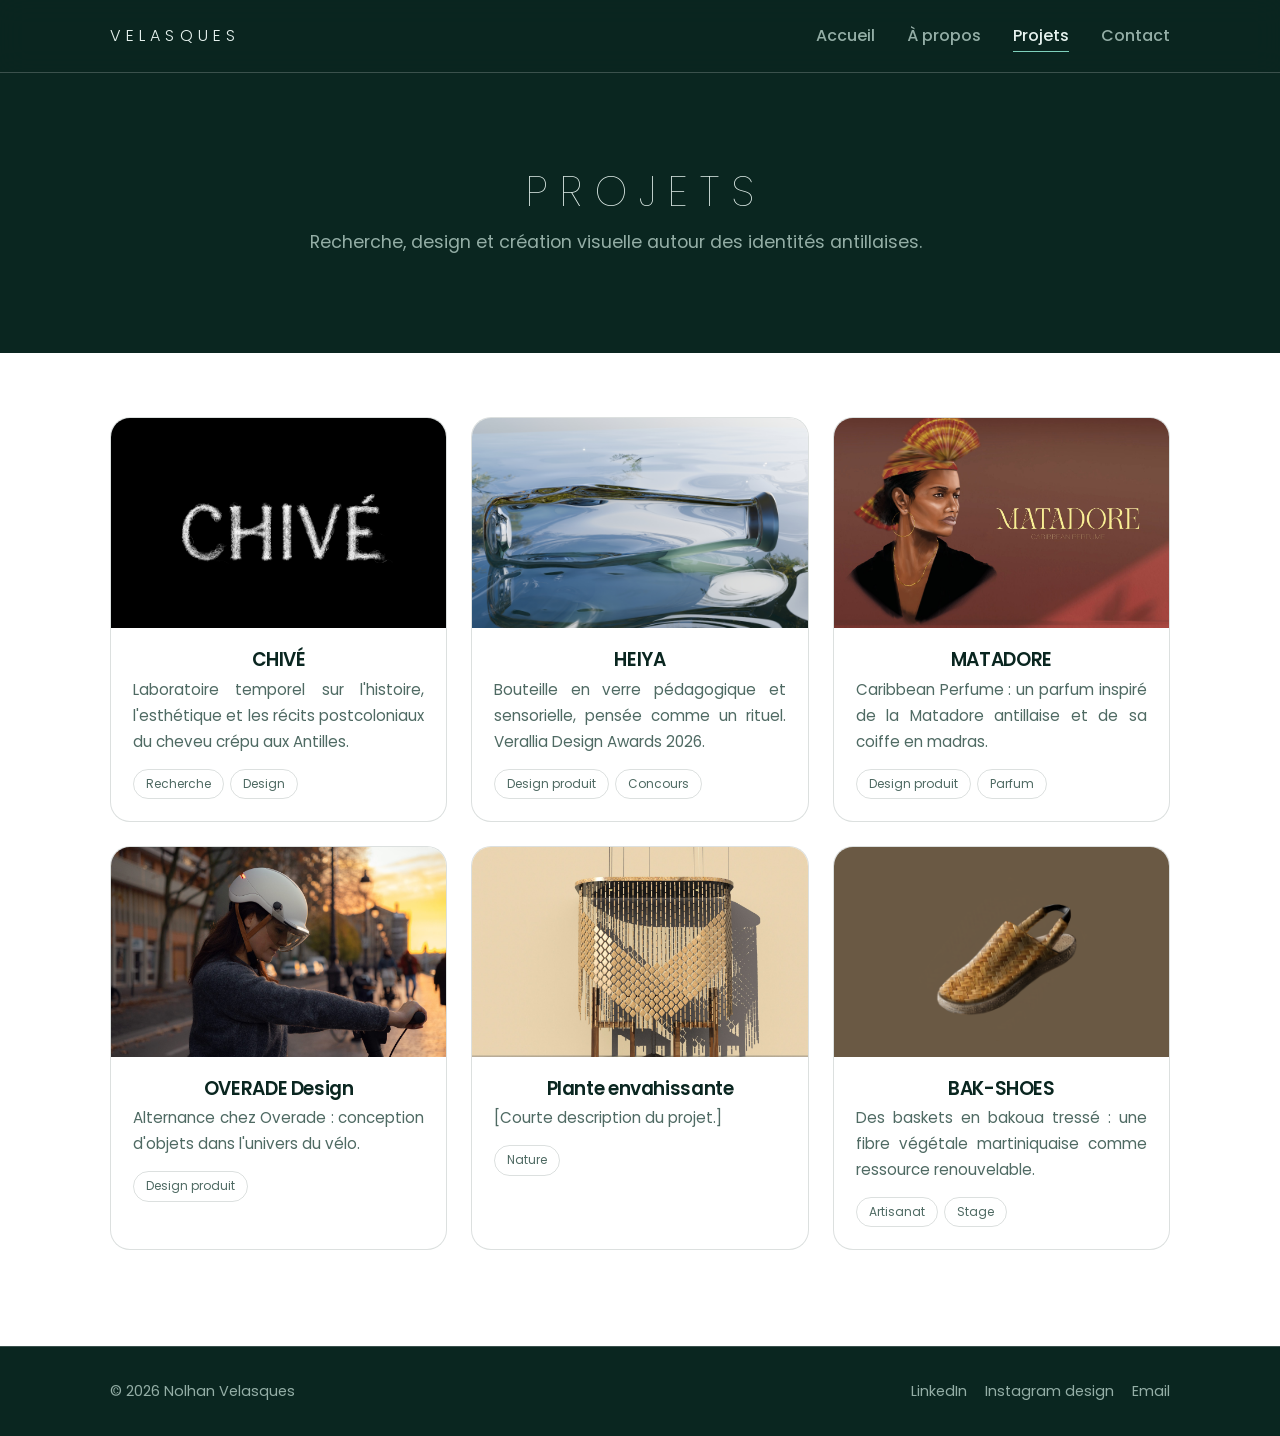
<file: projets.html>
<!DOCTYPE html>
<html lang="fr">
<head>
  <meta charset="UTF-8">
  <meta name="viewport" content="width=device-width, initial-scale=1.0">
  <title>Projets — Nolhan Velasques</title>
  <link rel="icon" href="assets/img/logo/logo-vert.png">
  <link rel="preconnect" href="https://fonts.googleapis.com">
  <link href="https://fonts.googleapis.com/css2?family=Poppins:wght@100;200;300;400;500;600;700;800&display=swap" rel="stylesheet">
  <link rel="stylesheet" href="css/style.css">
</head>
<body>
  <header class="header">
    <div class="container">
      <a href="index.html" class="logo">VELASQUES</a>
      <button class="menu-toggle" aria-label="Menu" aria-expanded="false">☰</button>
      <nav class="nav">
        <ul>
          <li><a href="index.html">Accueil</a></li>
          <li><a href="a-propos.html">À propos</a></li>
          <li><a href="projets.html">Projets</a></li>
          <li><a href="contact.html">Contact</a></li>
        </ul>
      </nav>
    </div>
  </header>

  <main>
    <section class="section container">
      <h1 class="section-title titre-fin">Projets</h1>
      <p class="lead">Recherche, design et création visuelle autour des identités antillaises.</p>
    </section>

    <section class="band-light"><div class="section container" style="padding-top:24px">

      <!-- 1 projet = 1 carte <a class="card">. Image de carte : <img class="card-img" src="projets/<dossier>/images/couverture.jpg" alt="..."> -->
      <!-- PROJETS : 1 projet = 1 carte <a class="card">. Image de carte : projets/<dossier>/images/couverture.jpg -->
      <div class="grid">
        <a href="projets/chive/index.html" class="card reveal">
          <img class="card-img" src="projets/chive/images/couverture.png" alt="CHIVÉ" style="background:#000">
          <div class="card-body"><h3>CHIVÉ</h3><p>Laboratoire temporel sur l'histoire, l'esthétique et les récits postcoloniaux du cheveu crépu aux Antilles.</p><div class="tags"><span class="tag">Recherche</span><span class="tag">Design</span></div></div>
        </a>
        <a href="projets/heiya/index.html" class="card reveal">
          <img class="card-img" src="projets/heiya/images/couverture.jpg" alt="HEIYA">
          <div class="card-body"><h3>HEIYA</h3><p>Bouteille en verre pédagogique et sensorielle, pensée comme un rituel. Verallia Design Awards 2026.</p><div class="tags"><span class="tag">Design produit</span><span class="tag">Concours</span></div></div>
        </a>
        <a href="projets/matadore/index.html" class="card reveal">
          <img class="card-img" src="projets/matadore/images/couverture.jpg" alt="MATADORE">
          <div class="card-body"><h3>MATADORE</h3><p>Caribbean Perfume : un parfum inspiré de la Matadore antillaise et de sa coiffe en madras.</p><div class="tags"><span class="tag">Design produit</span><span class="tag">Parfum</span></div></div>
        </a>
        <a href="projets/overade-design/index.html" class="card reveal">
          <img class="card-img" src="projets/overade-design/images/couverture.jpg" alt="OVERADE Design">
          <div class="card-body"><h3>OVERADE Design</h3><p>Alternance chez Overade : conception d'objets dans l'univers du vélo.</p><div class="tags"><span class="tag">Design produit</span></div></div>
        </a>
        <a href="projets/plante-envahissante/index.html" class="card reveal">
          <img class="card-img" src="projets/plante-envahissante/images/modelisation-03.jpg" alt="Plante envahissante">
          <div class="card-body"><h3>Plante envahissante</h3><p>[Courte description du projet.]</p><div class="tags"><span class="tag">Nature</span></div></div>
        </a>
        <a href="projets/bak-choose/index.html" class="card reveal">
          <img class="card-img" src="projets/bak-choose/images/couverture.png" alt="BAK-SHOES">
          <div class="card-body"><h3>BAK-SHOES</h3><p>Des baskets en bakoua tressé : une fibre végétale martiniquaise comme ressource renouvelable.</p><div class="tags"><span class="tag">Artisanat</span><span class="tag">Stage</span></div></div>
        </a>
      </div>
    </div></section>
  </main>

  <footer class="footer">
    <div class="container">
      <p>© <span class="year"></span> Nolhan Velasques</p>
      <div class="socials">
        <a href="https://www.linkedin.com/in/nolhan-velasques" target="_blank" rel="noopener">LinkedIn</a><a href="https://www.instagram.com/velas_project/" target="_blank" rel="noopener">Instagram design</a><a href="mailto:velasquesnolhan@gmail.com">Email</a>
      </div>
    </div>
  </footer>
  <script src="js/main.js"></script>
</body>
</html>
</file>
<file: css/style.css>
/* =========================================================
   CHARTE GRAPHIQUE — voir CHARTE.md
   Douceur · Innovation · Futur · Nature
   ========================================================= */
:root {
  /* Palette (issue de l'image de référence) */
  --abysse:  #0e2a1b;  /* fond principal */
  --sous-bois: #0e2a1b; /* fond secondaire */
  --foret:   #1f6b57;  /* vert profond */
  --emeraude:#2e8b74;  /* vert vif */
  --menthe:  #7fd1bc;  /* accent principal */
  --brume:   #8fb8c4;  /* bleu doux, accent secondaire */
  --givre:   #c6eee6;  /* lumière, survols */
  --ecume:   #e6f2ee;  /* texte */

  /* Rôles */
  --bg: #0a2620;       /* vert foncé uni */
  --text: var(--ecume);
  --muted: #94aea6;
  --accent: var(--menthe);
  --accent-2: var(--brume);
  --surface: rgba(198, 238, 230, .04);
  --border: rgba(255, 255, 255, .2);
  --on-accent: var(--abysse);

  --radius: 20px;
  --max: 1100px;
  --font: "Poppins", system-ui, -apple-system, "Segoe UI", sans-serif;
  --font-title: var(--font);

  --ambiance: none;   /* fond uni, sans dégradé */
}

/* Partie blanche (allège le vert foncé) : <section class="band-light">
   Utilisée : accueil (Projets), page Projets, À propos (Compétences + Parcours), CHIVÉ (explication) */
.band-light {
  --bg: #fff;
  --text: #0a2620;
  --muted: #4f6a63;
  --accent: #1f6b57;
  --on-accent: #fff;
  --surface: #fff;
  --border: rgba(10, 38, 32, .14);
  background: #fff; color: var(--text);
}

/* Thème noir & blanc (pages projet : <body class="theme-nb">) */
.theme-nb {
  --bg: #0a2620;       /* même vert que tout le site */
  --text: #fff;
  --muted: #9fb3ad;
  --accent: #fff;
  --accent-2: #fff;
  --surface: rgba(255, 255, 255, .04);
  --border: rgba(255,255,255,.16);
  --on-accent: #000;
  --ambiance: none;
}

/* Univers nature : mousse & lichen (<body class="theme-nature">) */
.theme-nature {
  --bg: #0a2620;       /* même vert que tout le site */
  --text: #eef3e6;
  --muted: #a6b89e;
  --accent: #b7d98b;
  --accent-2: #7fae6e;
  --surface: rgba(183,217,139,.05);
  --border: rgba(183,217,139,.16);
  --on-accent: #0c1d0f;
}
.theme-nature .project-title { color: var(--accent); }

/* ===== Base ===== */
* { box-sizing: border-box; margin: 0; padding: 0; }
[hidden] { display: none !important; }
html { scroll-behavior: smooth; }
body {
  font-family: var(--font);
  font-weight: 400;
  background: var(--ambiance), var(--bg);
  background-attachment: fixed;
  color: var(--text);
  line-height: 1.7;
  display: flex; flex-direction: column; min-height: 100vh;
  -webkit-font-smoothing: antialiased;
}
main { flex: 1; }
img { max-width: 100%; display: block; }
a { color: inherit; }
h1, h2, h3 { font-family: var(--font-title); font-weight: 600; line-height: 1.12; letter-spacing: -.02em; }
::selection { background: var(--accent); color: var(--on-accent); }

/* Textes justifiés, titres centrés */
p, li, dd { text-align: justify; hyphens: auto; -webkit-hyphens: auto; }
h1, h2, h3, .kicker, .project-subtitle { text-align: center; }
.lead, .project-text { margin-inline: auto; }
.actions, .project-meta { justify-content: center; }

/* Présentation (accueil) */
.hero .nom { font-size: clamp(2.2rem, 6.5vw, 4.6rem); font-weight: 100; text-transform: uppercase; letter-spacing: .12em; margin: 0 0 14px; }
.accroche {
  font-size: clamp(1.3rem, 3vw, 1.9rem); font-weight: 300; line-height: 1.35;
  text-align: center; max-width: 32ch; margin: 28px auto 32px;
}
.presentation { max-width: 64ch; margin-inline: auto; color: var(--muted); }
.presentation p + p { margin-top: 1em; }
.nom-fin { font-weight: 100; text-transform: uppercase; letter-spacing: .12em; }
.sous-titre { font-size: 1.05rem; margin: 32px 0 4px; text-transform: uppercase; letter-spacing: .15em; font-weight: 500; }
.portrait { background-size: cover; background-position: center; }

/* CHIVÉ : séparateurs Passé / Présent / Futur */
.epoque {
  grid-column: 1 / -1; padding-top: 56px; margin-bottom: -16px; border-top: 1px solid var(--border);   /* margin-bottom : écart titre → publication */
  font-size: clamp(2.2rem, 6vw, 4rem); font-weight: 100; text-transform: uppercase; letter-spacing: .3em;
}
/* Titres fins en majuscules (Projets…) */
.titre-fin { font-weight: 100; text-transform: uppercase; letter-spacing: .3em; padding-left: .3em; font-size: clamp(2.2rem, 6vw, 4rem); }
/* PDF intégré */
.pdf { text-align: center; }
.pdf iframe { display: block; width: 100%; height: min(85vh, 1100px); border: 0; border-radius: 6px; background: #fff; margin-bottom: 20px; }
.epoque span { display: block; margin-top: 8px; font-size: .8rem; letter-spacing: .25em; color: var(--muted); font-weight: 400; }
.gallery > .epoque:first-child { border-top: 0; padding-top: 0; }

.container { max-width: var(--max); margin: 0 auto; padding-inline: 20px; }
.section { padding-block: 96px; }
.section-title { font-size: clamp(1.8rem, 4vw, 2.6rem); margin-bottom: 12px; }
.lead { color: var(--muted); font-size: 1.1rem; max-width: 60ch; }
.kicker {
  font-family: var(--font-title); color: var(--accent); font-weight: 600;
  letter-spacing: .2em; text-transform: uppercase; font-size: .78rem;
}

/* ===== Header ===== */
.header {
  position: sticky; top: 0; z-index: 10;
  background: color-mix(in srgb, var(--bg) 70%, transparent);
  backdrop-filter: blur(14px);
  border-bottom: 1px solid var(--border);
}
.header .container { display: flex; align-items: center; justify-content: space-between; height: 72px; }
.logo { font-family: var(--font-title); font-weight: 300; font-size: 1rem; letter-spacing: .32em; text-decoration: none; }
.hero-logo { width: clamp(110px, 16vw, 180px); margin-bottom: 36px; }
.logo span { color: var(--accent); }
.nav ul { display: flex; gap: 32px; list-style: none; }
.nav a { text-decoration: none; color: var(--muted); font-weight: 500; transition: color .3s; }
.nav a:hover, .nav a.active { color: var(--text); }
.nav a.active { border-bottom: 1px solid var(--accent); padding-bottom: 4px; }
.menu-toggle { display: none; background: none; border: 0; font-size: 1.6rem; cursor: pointer; color: var(--text); }

/* ===== Boutons ===== */
.btn {
  display: inline-block; padding: 13px 28px; border-radius: 999px;
  background: var(--accent); color: var(--on-accent); text-decoration: none; font-weight: 600;
  border: 1px solid var(--accent); cursor: pointer; font: 600 1rem var(--font);
  transition: transform .3s, background .3s, box-shadow .3s;
}
.btn:hover { transform: translateY(-2px); background: var(--givre); box-shadow: 0 10px 30px -10px var(--accent); }
.btn-outline { background: transparent; color: var(--text); border-color: var(--border); }
.btn-outline:hover { background: var(--surface); border-color: var(--accent); color: var(--text); }

/* ===== Hero ===== */
.hero { padding-block: 96px; }
.hero h1 { font-size: clamp(2.2rem, 5.5vw, 4rem); margin: 18px 0 28px; font-weight: 300; }
.actions { display: flex; gap: 12px; flex-wrap: wrap; margin-top: 36px; }

/* Écran d'accueil 16:9 : logo centré */
.cover {
  position: relative; display: flex; align-items: center; justify-content: center;
  height: min(calc(100vh - 72px), 56.25vw);
  height: min(calc(100svh - 72px), 56.25vw);
  min-height: 360px; border-bottom: 1px solid var(--border);
  /* Mangrove numérique sombre : noir, gris, vert, turquoise.
     Photo de fond facultative : assets/img/accueil/fond.jpg (assombrie par les couches au-dessus) */
  background:
    linear-gradient(to bottom, transparent 70%, var(--bg) 100%),
    radial-gradient(45% 55% at 82% 15%, rgba(22, 92, 90, .45), transparent 70%),
    radial-gradient(55% 65% at 12% 88%, rgba(14, 64, 48, .55), transparent 70%),
    radial-gradient(40% 45% at 55% 55%, rgba(90, 110, 106, .12), transparent 70%),
    linear-gradient(160deg, rgba(8, 18, 18, .86) 0%, rgba(6, 22, 19, .8) 55%, rgba(3, 10, 9, .9) 100%),
    url("../assets/img/accueil/fond.jpg") center / cover no-repeat,
    linear-gradient(160deg, #101a1a 0%, #0a1f1b 55%, #040b0a 100%);
}
.fond-noir { background: #000; }

/* Écran d'accueil : vidéo d'intro (HEIYA) et modèle 3D (MATADORE) */
.project-intro video { display: block; width: 100%; height: min(calc(100vh - 72px), 56.25vw); object-fit: cover; background: #000; }
.intro-nom { text-align: center; font-weight: 100; text-transform: uppercase; letter-spacing: .3em; font-size: clamp(3.5rem, 13vw, 10rem); line-height: 1; margin: 40px 0 0; padding-left: .3em; color: var(--text); }
.intro-nom.long { font-size: clamp(2rem, 6.5vw, 5.5rem); letter-spacing: .2em; padding-left: .2em; }   /* titre fin long (OVERADE DESIGN) */
.shot img.img-center { display: block; max-width: 680px; margin-inline: auto; }
.project-3d { position: relative; }
.project-3d model-viewer { display: block; width: 100%; height: min(60vh, 50vw); min-height: 280px; background: transparent; --poster-color: transparent; }
.project-3d-aide { position: absolute; bottom: 16px; left: 0; right: 0; text-align: center; color: var(--muted); font-size: .8rem; letter-spacing: .1em; pointer-events: none; }
.sr-only { position: absolute; width: 1px; height: 1px; overflow: hidden; clip: rect(0 0 0 0); white-space: nowrap; }
.cover-logo {
  position: relative; z-index: 2;
  height: 52%; width: auto; max-width: 70%; object-fit: contain;
  animation: pousse 1.8s cubic-bezier(.2,.7,.2,1) .2s both;   /* le logo pousse de bas en haut */
}
@keyframes pousse {
  from { clip-path: inset(100% 0 0 0); opacity: 0; transform: translateY(14px); }
  to   { clip-path: inset(0 0 0 0);    opacity: 1; transform: none; }
}

/* Racines animées (js/racines.js) */
body.theme-accueil { position: relative; overflow-x: hidden; }
.racines { position: absolute; top: 0; left: 0; width: 100%; pointer-events: none; z-index: 1; overflow: visible; }
.racines .r-arbre { fill: var(--foret); opacity: .28; }   /* racines semi-transparentes (section Projets) */
/* Les racines passent DERRIÈRE les contenus (textes, cartes) mais devant les fonds */
.theme-accueil main > section:not(.cover) > *, .theme-accueil .footer > * { position: relative; z-index: 2; }
.poussiere { position: absolute; inset: 0; width: 100%; height: 100%; z-index: 3; pointer-events: none; }
@media (prefers-reduced-motion: reduce) { .cover-logo { animation: none; } }
.cover-scroll {
  position: absolute; bottom: 24px; left: 50%; transform: translateX(-50%);
  color: var(--muted); text-decoration: none; font-size: 1.4rem; z-index: 2;
  animation: apparait 1s ease 3s both, flotte 2.4s ease-in-out 4s infinite;
}
@keyframes apparait { from { opacity: 0; } to { opacity: 1; } }
@keyframes flotte { 50% { transform: translate(-50%, 6px); } }

.split { display: grid; grid-template-columns: 1fr 1fr; gap: 56px; }

/* ===== Cartes projets ===== */
.grid { display: grid; grid-template-columns: repeat(auto-fill, minmax(300px, 1fr)); gap: 24px; margin-top: 40px; }
.card {
  display: block; text-decoration: none;
  background: var(--surface); border: 1px solid var(--border); border-radius: var(--radius);
  overflow: hidden; backdrop-filter: blur(10px);
  transition: transform .4s, border-color .4s, box-shadow .4s;
}
.card:hover { transform: translateY(-4px); border-color: rgba(127,209,188,.4); box-shadow: 0 20px 50px -20px rgba(46,139,116,.5); }
.card-img {
  aspect-ratio: 16/10; width: 100%; object-fit: cover;
  background: var(--foret);
}
.card-body { padding: 22px; }
.card-body h3 { margin-bottom: 6px; }
.card-body p { color: var(--muted); font-size: .95rem; }
.tags { display: flex; gap: 6px; flex-wrap: wrap; margin-top: 14px; }
.tag { font-size: .75rem; padding: 4px 12px; border-radius: 999px; border: 1px solid var(--border); color: var(--muted); }

.filters { display: flex; gap: 8px; flex-wrap: wrap; margin-top: 28px; }
.filter-btn {
  padding: 8px 18px; border-radius: 999px; border: 1px solid var(--border);
  background: transparent; cursor: pointer; font: inherit; color: var(--muted); transition: all .3s;
}
.filter-btn:hover { color: var(--text); border-color: var(--accent); }
.filter-btn.active { background: var(--accent); color: var(--on-accent); border-color: var(--accent); }

/* ===== À propos ===== */
.about { display: grid; grid-template-columns: 1fr; gap: 48px; max-width: 760px; }   /* photo centrée au-dessus du texte */
.about .portrait { width: auto; max-width: 100%; max-height: 80vh; aspect-ratio: auto; margin-inline: auto; display: block; background: none; }   /* photo entière, non recadrée */

/* ===== Ramification (accueil, Projets) ===== */
.grid-ramif { position: relative; }
.ramif { position: absolute; inset: 0; width: 100%; height: 100%; z-index: 0; pointer-events: none; overflow: visible; }
.ramif.reveal { transform: none; }
.ramif.reveal.visible { opacity: .35; }   /* opacité de la ramification */
.grid-ramif .grid { position: relative; z-index: 1; }
.ramif path { fill: none; stroke: var(--foret, #2e8b74); stroke-linecap: round; vector-effect: non-scaling-stroke; stroke-dasharray: 1; stroke-dashoffset: 1; transition: stroke-dashoffset 2.6s cubic-bezier(.4,0,.2,1); }
.ramif .tige { stroke-width: 9; }
.ramif .b1 { stroke-width: 6; transition-delay: 1s; }
.ramif .b2 { stroke-width: 4; transition-delay: 2s; }
.ramif.visible path { stroke-dashoffset: 0; }
@media (max-width: 700px) { .ramif { display: none; } }
.portrait {
  aspect-ratio: 4/5; width: 100%; object-fit: cover; border-radius: var(--radius);
  background: var(--foret);
}
.skills { display: grid; grid-template-columns: repeat(auto-fill, minmax(160px, 1fr)); gap: 12px; margin-top: 24px; }
.skill { padding: 14px 16px; background: var(--surface); border: 1px solid var(--border); border-radius: 14px; font-weight: 500; }
.timeline { list-style: none; margin-top: 24px; border-left: 1px solid var(--border); padding-left: 24px; }
.timeline li { margin-bottom: 26px; position: relative; }
.timeline li::before {
  content: ""; position: absolute; left: -30px; top: 8px; width: 11px; height: 11px;
  border-radius: 50%; background: var(--accent); box-shadow: 0 0 12px var(--accent);
}
.timeline .date { color: var(--muted); font-size: .9rem; }

/* ===== Contact ===== */
.contact { display: grid; grid-template-columns: 1fr 1.3fr; gap: 56px; }
.contact-info p { margin-bottom: 12px; }
.form { display: grid; gap: 16px; }
.form label { display: grid; gap: 6px; font-weight: 500; }
.form input, .form textarea {
  font: inherit; padding: 13px 16px; border-radius: 14px; border: 1px solid var(--border);
  background: var(--surface); color: var(--text);
}
.form input:focus, .form textarea:focus { outline: 1px solid var(--accent); border-color: var(--accent); }
.form-status { color: var(--accent); font-weight: 500; }

/* ===== CTA + Footer ===== */
.cta {
  text-align: center; border-radius: var(--radius); padding: 72px 24px; border: 1px solid var(--border);
}
.cta .lead { margin: 12px auto 28px; }
.footer { border-top: 1px solid var(--border); padding-block: 32px; color: var(--muted); font-size: .9rem; }
.footer .container { display: flex; justify-content: space-between; flex-wrap: wrap; gap: 12px; }
.socials { display: flex; gap: 18px; }
.socials a { text-decoration: none; transition: color .3s; }
.socials a:hover { color: var(--accent); }

/* ===== Page projet ===== */
.project-hero { padding-block: 120px 56px; border-bottom: 1px solid var(--border); }
.project-title {
  font-size: clamp(4.5rem, 18vw, 13rem); font-weight: 800; line-height: .9;
  letter-spacing: -.04em; margin-top: 16px;
}
.project-subtitle { color: var(--muted); font-size: 1.2rem; margin-top: 16px; }
.project-meta { display: flex; flex-wrap: wrap; gap: 40px; margin-top: 48px; }
.project-meta dt { font-size: .75rem; letter-spacing: .2em; text-transform: uppercase; color: var(--muted); }
.project-meta dd { font-weight: 500; margin-top: 4px; }
.project-text { max-width: 68ch; font-size: 1.12rem; }
.project-text p + p { margin-top: 1.4em; }
.project-text .intro { font-size: clamp(1.3rem, 2.4vw, 1.6rem); line-height: 1.5; font-weight: 300; }
.project-question {
  font-family: var(--font-title); font-size: clamp(1.8rem, 4.5vw, 3.4rem); font-weight: 600;
  line-height: 1.15; letter-spacing: -.02em; padding-block: 56px; margin-top: 56px;
  border-block: 1px solid var(--border);
}
/* Galerie : chaque image = <figure class="shot"> + légende <figcaption>
   .wide = pleine largeur · .side = image + texte côte à côte · sans classe = demi-largeur */
.gallery { display: grid; grid-template-columns: repeat(2, 1fr); gap: 72px 24px; }
.shot { margin: 0; }
.shot.wide { grid-column: 1 / -1; }
.shot.side { grid-column: 1 / -1; display: grid; grid-template-columns: 1.1fr 1fr; gap: 48px; align-items: center; }
.shot img { width: 100%; height: auto; border-radius: 6px; }
.shot .img-center { max-width: 680px; margin-inline: auto; }   /* image portrait centrée */

/* Carrousel d'images (défilement horizontal + flèches) */
.carrousel { position: relative; margin-top: 16px; }
.car-piste {
  display: flex; gap: 12px; overflow-x: auto; scroll-snap-type: x mandatory;
  scroll-behavior: smooth; scrollbar-width: none;
}
.car-piste::-webkit-scrollbar { display: none; }
.car-piste img { flex: none; width: auto; height: clamp(240px, 50vh, 520px); scroll-snap-align: center; border-radius: 6px; }
.car-btn {
  position: absolute; top: 50%; transform: translateY(-50%); z-index: 2;
  width: 44px; height: 44px; border-radius: 50%; border: 1px solid var(--border);
  background: color-mix(in srgb, var(--bg) 70%, transparent); color: var(--text);
  font-size: 1.5rem; line-height: 1; cursor: pointer; backdrop-filter: blur(6px); transition: background .3s, color .3s;
}
.car-btn:hover { background: var(--text); color: var(--bg); }
.car-btn.prec { left: 10px; }
.car-btn.suiv { right: 10px; }
.shot video, .shot iframe { display: block; width: 100%; aspect-ratio: 16/9; border: 0; border-radius: 6px; background: #000; }
.shot .ph {
  width: 100%; aspect-ratio: 4/5; border-radius: 6px;
  background: var(--surface); border: 1px dashed var(--border); color: var(--muted);
  display: grid; place-items: center; font-size: .85rem;
}
.shot.wide .ph { aspect-ratio: 16/9; }
.shot figcaption { margin-top: 18px; max-width: 62ch; }
.shot.side figcaption { margin-top: 0; }
.shot figcaption h3 { font-size: 1.3rem; margin-bottom: 14px; }
.shot figcaption p { color: var(--muted); }
.shot figcaption p + p { margin-top: 1em; }
.shot .ask { color: var(--text); font-weight: 500; }
.shot.wide figcaption { max-width: none; display: grid; grid-template-columns: minmax(220px, 1fr) 2fr; gap: 48px; margin-top: 28px; }
.specs { display: grid; grid-template-columns: auto 1fr; gap: 6px 16px; font-size: .88rem; margin-bottom: 20px; }
.specs dt { color: var(--muted); text-transform: uppercase; letter-spacing: .12em; font-size: .72rem; padding-top: 3px; }

/* Couverture à la place du titre (16:9) */
.project-cover { margin-top: 16px; aspect-ratio: 16/9; width: 100%; background: var(--bg); }
.project-cover img { width: 100%; height: 100%; object-fit: contain; }
.project-cover.photo img { object-fit: cover; border-radius: 6px; }   /* couverture = photo plein cadre */
.back-link { display: inline-block; color: var(--muted); text-decoration: none; margin-bottom: 8px; }
.back-link:hover { color: var(--text); }

/* ===== Animation d'apparition ===== */
.reveal { opacity: 0; transform: translateY(24px); transition: opacity .9s ease, transform .9s ease; }
.reveal.visible { opacity: 1; transform: none; }


/* ===== Mobile ===== */
@media (max-width: 768px) {
  .menu-toggle { display: block; }
  .nav {
    position: absolute; top: 72px; left: 0; right: 0; background: var(--bg);
    border-bottom: 1px solid var(--border); display: none;
  }
  .nav.open { display: block; }
  .nav ul { flex-direction: column; gap: 0; padding: 8px 20px 16px; }
  .nav li a { display: block; padding: 12px 0; }
  .about, .contact, .split { grid-template-columns: 1fr; gap: 32px; }
  .cover { height: 75vh; height: 75svh; }
  .section { padding-block: 64px; }
  .hero { padding-block: 80px 48px; }
  .project-hero { padding-block: 72px 40px; }
  .gallery { grid-template-columns: 1fr; gap: 48px; }
  .shot.side, .shot.wide figcaption { grid-template-columns: 1fr; gap: 18px; }
}
</file>
